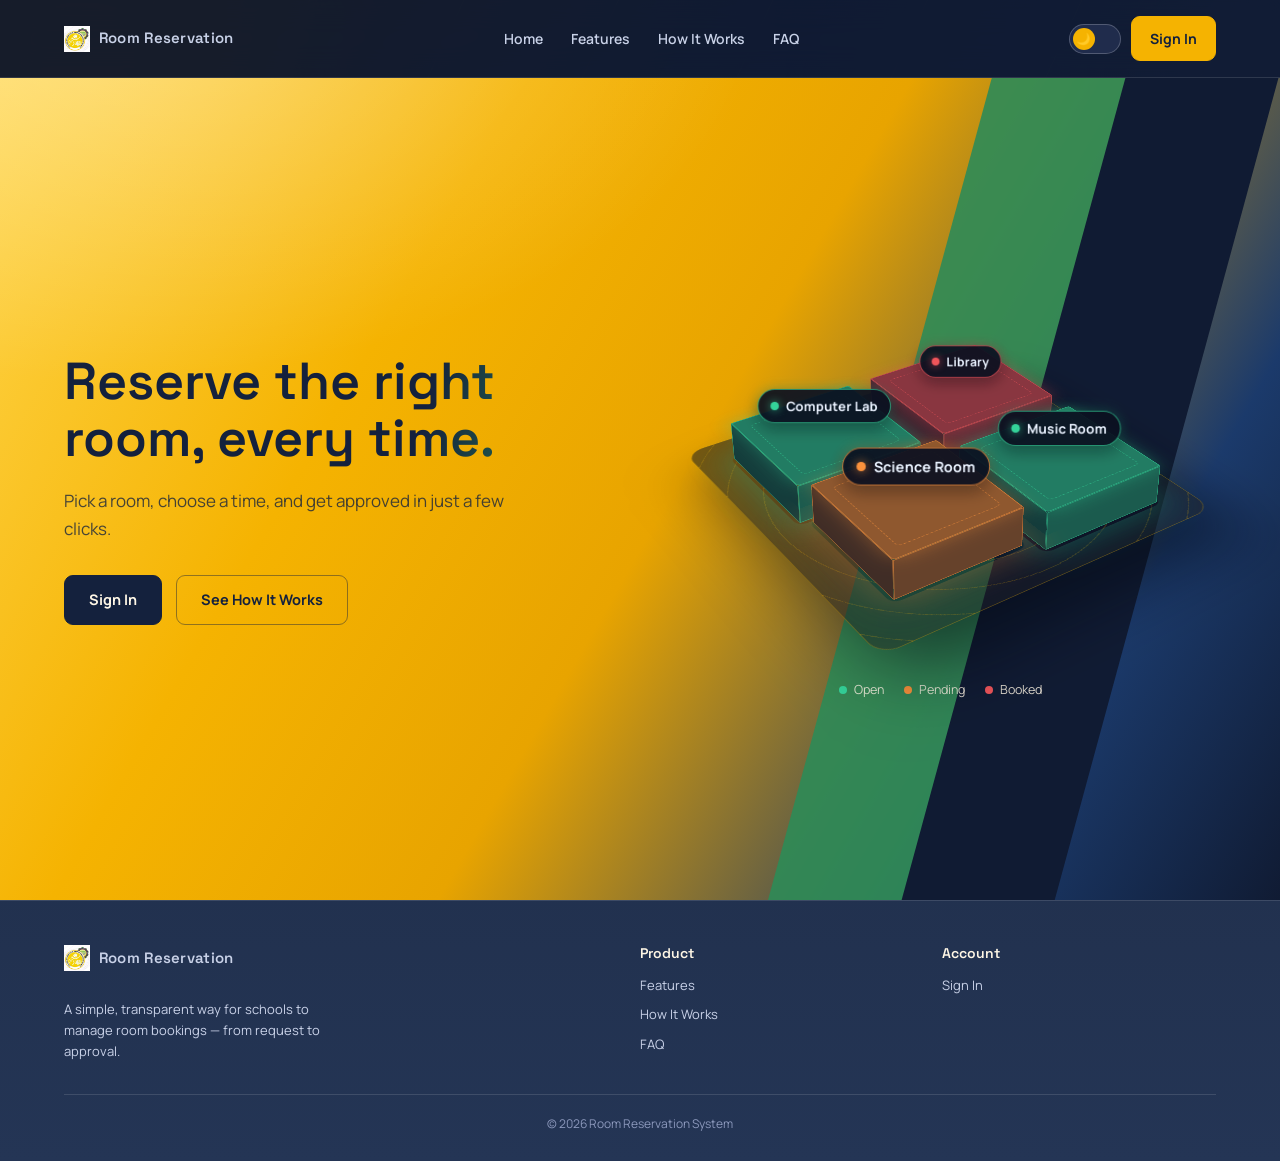
<file: index.html>
<!DOCTYPE html>
<html lang="en">
<head>
    <meta charset="utf-8">
    <meta name="viewport" content="width=device-width, initial-scale=1.0">
    <title>Room Reservation System — Book Campus Rooms with Confidence</title>
    <link rel="preconnect" href="https://fonts.googleapis.com">
    <link rel="preconnect" href="https://fonts.gstatic.com" crossorigin>
    <link rel="stylesheet" href="https://fonts.googleapis.com/css2?family=Space+Grotesk:wght@500;600;700&family=Manrope:wght@400;600;700&display=swap">
    <link rel="stylesheet" href="style.css">
    <script>if (localStorage.getItem("rr-theme") === "light") document.documentElement.setAttribute("data-theme", "light");</script>
</head>
<body class="landing">

    <div class="auth-bg" aria-hidden="true">
        <span class="orb orb-1"></span>
        <span class="orb orb-2"></span>
        <span class="orb orb-3"></span>
        <span class="orb orb-4"></span>
    </div>

    <!-- NAVBAR -->
    <nav class="navbar" id="navbar">
        <a class="auth-brand" href="index.html">
            <span class="auth-logo"><img src="assets/ccis-logo.png" alt="CCIS logo"></span>
            <span class="auth-wordmark">Room Reservation</span>
        </a>

        <div class="nav-links">
            <a href="javascript:void(0)" onclick="switchLandingPanel('home')">Home</a>
            <a href="javascript:void(0)" onclick="switchLandingPanel('features')">Features</a>
            <a href="javascript:void(0)" onclick="switchLandingPanel('how-it-works')">How It Works</a>
            <a href="javascript:void(0)" onclick="switchLandingPanel('faq')">FAQ</a>
        </div>

        <div class="nav-actions">
            <button class="theme-toggle" type="button" onclick="toggleTheme()" aria-label="Toggle light and dark mode">
                <span class="theme-toggle-thumb">🌙</span>
            </button>
            <a class="btn success" href="login.html">Sign In</a>
            <button class="nav-toggle" id="navToggle" type="button" aria-label="Toggle menu">☰</button>
        </div>
    </nav>

    <!-- HOME PANEL -->
    <div class="landing-panel active" id="lp-home">
        <section class="hero">
            <div>
                <h1>Reserve the right room, every time.</h1>
                <p class="hero-sub">
                    Pick a room, choose a time, and get approved in just a few clicks.
                </p>
                <div class="hero-ctas">
                    <a class="btn success" href="login.html">Sign In</a>
                    <a class="btn ghost" href="javascript:void(0)" onclick="switchLandingPanel('how-it-works')">See How It Works</a>
                </div>
            </div>

            <div class="hero-art" role="img" aria-label="Animated 3D preview of rooms switching between open, pending and booked">
                <div class="scene" id="roomScene" aria-hidden="true"></div>
                <ul class="scene-legend" aria-hidden="true">
                    <li><i class="open"></i>Open</li>
                    <li><i class="pending"></i>Pending</li>
                    <li><i class="booked"></i>Booked</li>
                </ul>
            </div>
        </section>
    </div>

    <!-- FEATURES PANEL -->
    <div class="landing-panel" id="lp-features">
        <section class="section">
            <div class="section-head">
                <span class="section-eyebrow">Why Teams Switch</span>
                <h2>Everything your campus needs</h2>
                <p>
                    Built specifically for how schools actually book rooms —
                    any time you need, real approvals, and no spreadsheets.
                </p>
            </div>

            <div class="feature-grid">
                <div class="feature-card">
                    <div class="feature-icon">🟢</div>
                    <h3>Real-Time Availability</h3>
                    <p>See exactly which time blocks are open, pending, or
                       booked for any room before you request one.</p>
                </div>
                <div class="feature-card">
                    <div class="feature-icon">⚡</div>
                    <h3>Book Any Time You Need</h3>
                    <p>Choose your own start and end time within the day —
                       no fixed blocks — and submit a request in seconds.</p>
                </div>
                <div class="feature-card">
                    <div class="feature-icon">✅</div>
                    <h3>Admin Approval Workflow</h3>
                    <p>Every request is reviewed by an admin, who can approve
                       or reject it with one click.</p>
                </div>
                <div class="feature-card">
                    <div class="feature-icon">🛡️</div>
                    <h3>Admin-Managed Accounts</h3>
                    <p>There's no open sign-up. Every account is created by the
                       school admin, so only real staff and students get in.</p>
                </div>
                <div class="feature-card">
                    <div class="feature-icon">🏫</div>
                    <h3>Role-Based Access</h3>
                    <p>Student leaders, teachers, staff, and admins each get
                       a view suited to what they actually need to do.</p>
                </div>
                <div class="feature-card">
                    <div class="feature-icon">📱</div>
                    <h3>Works On Any Device</h3>
                    <p>Book from a phone between classes or from a desktop in
                       the faculty office — same experience either way.</p>
                </div>
            </div>
        </section>
    </div>

    <!-- HOW IT WORKS PANEL -->
    <div class="landing-panel" id="lp-how-it-works">
        <section class="section">
            <div class="section-head">
                <span class="section-eyebrow">Simple By Design</span>
                <h2>Four steps to a booked room</h2>
                <p>
                    No training required — if you've used a calendar app before,
                    you already know how this works.
                </p>
            </div>

            <div class="steps">
                <div class="step-card">
                    <div class="step-number">1</div>
                    <h3>Get Your Login</h3>
                    <p>The school admin creates your account. Sign in with the
                       email and password they give you.</p>
                </div>
                <div class="step-card">
                    <div class="step-number">2</div>
                    <h3>Browse &amp; Pick a Date</h3>
                    <p>Check any room's schedule for the day you need it.</p>
                </div>
                <div class="step-card">
                    <div class="step-number">3</div>
                    <h3>Pick Your Time</h3>
                    <p>Enter any start and end time that works for you, and
                       tell us what it's for.</p>
                </div>
                <div class="step-card">
                    <div class="step-number">4</div>
                    <h3>Get Approved</h3>
                    <p>An admin reviews your request — you'll see the status
                       update to Approved or Rejected.</p>
                </div>
            </div>
        </section>
    </div>

    <!-- FAQ PANEL -->
    <div class="landing-panel" id="lp-faq">
        <section class="section">
            <div class="section-head">
                <span class="section-eyebrow">Good To Know</span>
                <h2>Frequently asked questions</h2>
            </div>

            <div class="feature-grid">
                <div class="feature-card">
                    <h3>Do I need to install anything?</h3>
                    <p>No — it runs entirely in your browser, on any device.</p>
                </div>
                <div class="feature-card">
                    <h3>Can two people book overlapping times?</h3>
                    <p>No. Once a time range is pending or approved, that
                       overlap is locked for everyone else until it's freed up.</p>
                </div>
                <div class="feature-card">
                    <h3>How do I get an account?</h3>
                    <p>Accounts are created by the school admin for teachers,
                       staff, and student leaders. Ask the admin office for
                       your login.</p>
                </div>
                <div class="feature-card">
                    <h3>Who can approve reservations?</h3>
                    <p>Only accounts with the Administrator role can approve,
                       reject, or manage rooms and users.</p>
                </div>
                <div class="feature-card">
                    <h3>Can I change my email or password?</h3>
                    <p>Yes — open the Profile tab in your dashboard to update
                       either one. Forgot your password? Use the link on the
                       login page to send a reset request to the admin.</p>
                </div>
            </div>
        </section>
    </div>

    <!-- FOOTER -->
    <footer class="landing-footer">
        <div class="footer-grid">
            <div class="footer-brand">
                <div class="auth-brand">
                    <span class="auth-logo"><img src="assets/ccis-logo.png" alt="CCIS logo"></span>
                    <span class="auth-wordmark">Room Reservation</span>
                </div>
                <p>
                    A simple, transparent way for schools to manage room
                    bookings — from request to approval.
                </p>
            </div>

            <div class="footer-col">
                <h4>Product</h4>
                <a href="javascript:void(0)" onclick="switchLandingPanel('features')">Features</a>
                <a href="javascript:void(0)" onclick="switchLandingPanel('how-it-works')">How It Works</a>
                <a href="javascript:void(0)" onclick="switchLandingPanel('faq')">FAQ</a>
            </div>

            <div class="footer-col">
                <h4>Account</h4>
                <a href="login.html">Sign In</a>
            </div>
        </div>

        <div class="footer-bottom">
            © 2026 Room Reservation System
        </div>
    </footer>

    <script src="auth.js"></script>
    <script src="home.js"></script>
    <script src="theme.js"></script>
</body>
</html>
</file>
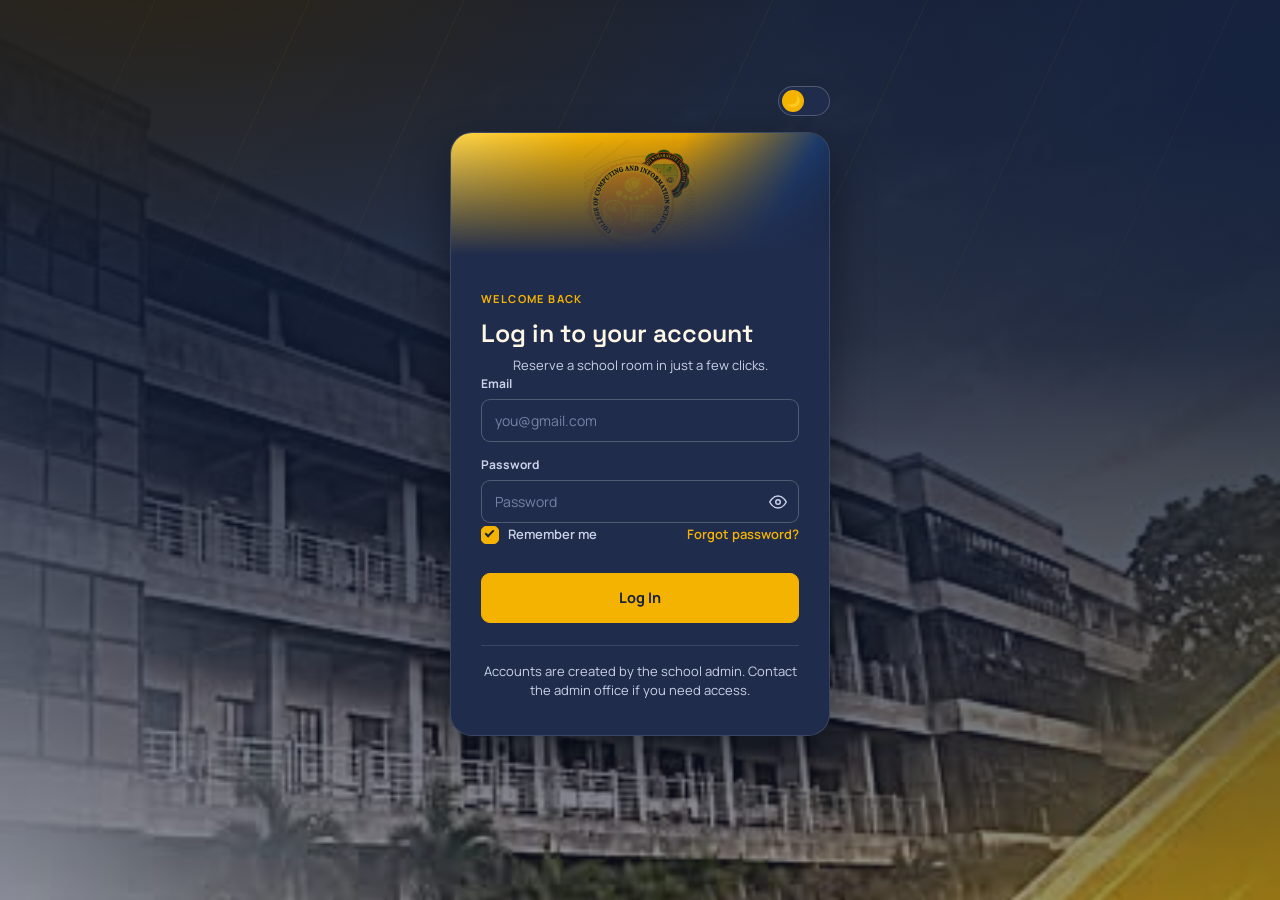
<file: dashboard.html>
<!DOCTYPE html>
<html lang="en">
<head>
    <meta charset="utf-8">
    <meta name="viewport" content="width=device-width, initial-scale=1.0">
    <title>Room Reservation System</title>
    <link rel="preconnect" href="https://fonts.googleapis.com">
    <link rel="preconnect" href="https://fonts.gstatic.com" crossorigin>
    <link rel="stylesheet" href="https://fonts.googleapis.com/css2?family=Space+Grotesk:wght@500;600;700&family=Manrope:wght@400;600;700&display=swap">
    <link rel="stylesheet" href="style.css">
    <script>if (localStorage.getItem("rr-theme") === "light") document.documentElement.setAttribute("data-theme", "light");</script>
</head>
<body>

    <div class="page-cover" aria-hidden="true"></div>
    <canvas class="bg-field" aria-hidden="true"></canvas>

    <div class="app-shell">

        <!-- SIDEBAR -->
        <aside class="sidebar" id="sidebar">
            <a class="sidebar-brand" href="index.html">
                <span class="header-logo"><img src="assets/ccis-logo.png" alt="CCIS logo"></span>
                <div>
                    <h1>Room Reservation</h1>
                    <small>School Management System</small>
                </div>
            </a>

            <nav class="dash-nav" id="dashNav">
                <button class="dash-nav-btn active" data-panel="overview" onclick="switchPanel('overview')">
                    <span class="nav-icon">🏠</span><span class="nav-label">Overview</span>
                </button>
                <button class="dash-nav-btn" data-panel="rooms" onclick="switchPanel('rooms')">
                    <span class="nav-icon">🏫</span><span class="nav-label">Rooms</span>
                </button>
                <button class="dash-nav-btn" data-panel="reserve" onclick="switchPanel('reserve')">
                    <span class="nav-icon">📝</span><span class="nav-label">Reserve</span>
                </button>
                <button class="dash-nav-btn" data-panel="reservations" onclick="switchPanel('reservations')">
                    <span class="nav-icon">📅</span><span class="nav-label" id="reservationsNavLabel">My Reservations</span>
                </button>
                <div class="nav-divider admin-only" style="display:none;"></div>
                <div class="nav-section-label admin-only" style="display:none;">Administration</div>
                <button class="dash-nav-btn admin-only" data-panel="manage-rooms" onclick="switchPanel('manage-rooms')" style="display:none;">
                    <span class="nav-icon">🏢</span><span class="nav-label">Manage Rooms</span>
                </button>
                <button class="dash-nav-btn admin-only" data-panel="manage-users" onclick="switchPanel('manage-users')" style="display:none;">
                    <span class="nav-icon">👥</span><span class="nav-label">Manage Users</span>
                </button>
            </nav>

            <div class="sidebar-footer">
                <div class="settings-menu" id="settingsMenu">
                    <div class="settings-popover" id="settingsPopover" role="menu">
                        <button class="settings-item" type="button" role="menuitem" onclick="openProfileModal()">
                            <span class="settings-item-icon">👤</span> Profile
                        </button>
                        <button class="theme-toggle settings-item-theme" type="button" role="menuitem" onclick="toggleTheme()" aria-label="Toggle light and dark mode">
                            <span class="theme-toggle-thumb">🌙</span>
                            <span class="theme-toggle-label">Appearance</span>
                        </button>
                        <button class="settings-item settings-item-danger" type="button" role="menuitem" onclick="logout()">
                            <span class="settings-item-icon">🚪</span> Logout
                        </button>
                    </div>
                    <button class="settings-trigger" type="button" onclick="toggleSettingsMenu(event)" aria-haspopup="true" aria-expanded="false" aria-label="Open settings menu">
                        <span id="userBar"></span>
                        <svg class="settings-gear" viewBox="0 0 24 24" width="16" height="16" fill="none" stroke="currentColor" stroke-width="2" stroke-linecap="round" stroke-linejoin="round"><circle cx="12" cy="12" r="3"/><path d="M19.4 15a1.65 1.65 0 0 0 .33 1.82l.06.06a2 2 0 1 1-2.83 2.83l-.06-.06a1.65 1.65 0 0 0-1.82-.33 1.65 1.65 0 0 0-1 1.51V21a2 2 0 0 1-4 0v-.09A1.65 1.65 0 0 0 9 19.4a1.65 1.65 0 0 0-1.82.33l-.06.06a2 2 0 1 1-2.83-2.83l.06-.06a1.65 1.65 0 0 0 .33-1.82 1.65 1.65 0 0 0-1.51-1H3a2 2 0 0 1 0-4h.09A1.65 1.65 0 0 0 4.6 9a1.65 1.65 0 0 0-.33-1.82l-.06-.06a2 2 0 1 1 2.83-2.83l.06.06a1.65 1.65 0 0 0 1.82.33H9a1.65 1.65 0 0 0 1-1.51V3a2 2 0 0 1 4 0v.09a1.65 1.65 0 0 0 1 1.51 1.65 1.65 0 0 0 1.82-.33l.06-.06a2 2 0 1 1 2.83 2.83l-.06.06a1.65 1.65 0 0 0-.33 1.82V9a1.65 1.65 0 0 0 1.51 1H21a2 2 0 0 1 0 4h-.09a1.65 1.65 0 0 0-1.51 1z"/></svg>
                    </button>
                </div>
            </div>
        </aside>

        <div class="sidebar-overlay" id="sidebarOverlay" onclick="closeSidebar()"></div>

        <!-- MAIN COLUMN -->
        <div class="main-col">

            <!-- MOBILE TOPBAR -->
            <div class="topbar">
                <button class="menu-btn" type="button" onclick="toggleSidebar()" aria-label="Open menu">
                    <span></span><span></span><span></span>
                </button>
                <a class="topbar-brand" href="index.html">
                    <span class="header-logo"><img src="assets/ccis-logo.png" alt="CCIS logo"></span> Room Reservation
                </a>
            </div>

            <div id="alertBox"></div>

            <!-- OVERVIEW -->
            <section class="panel active" id="panel-overview">
                <div class="bento">
                    <div class="box tile-stats stat-slate">
                        <div class="stat-icon">🏫</div>
                        <div class="stat-info">
                            <span class="stat-value" id="statRooms">0</span>
                            <span class="stat-label">Total Rooms</span>
                        </div>
                    </div>
                    <div class="box tile-stats stat-cyan">
                        <div class="stat-icon">🟢</div>
                        <div class="stat-info">
                            <span class="stat-value" id="statAvailableNow">0</span>
                            <span class="stat-label">Rooms Available Now</span>
                        </div>
                    </div>
                    <div class="box tile-stats stat-green">
                        <div class="stat-icon">📆</div>
                        <div class="stat-info">
                            <span class="stat-value" id="statAvailable">0</span>
                            <span class="stat-label">Open Slots Today</span>
                        </div>
                    </div>
                    <div class="box tile-stats stat-amber">
                        <div class="stat-icon">⏳</div>
                        <div class="stat-info">
                            <span class="stat-value" id="statPending">0</span>
                            <span class="stat-label">Pending Reservations</span>
                        </div>
                    </div>
                    <div class="box tile-stats stat-violet">
                        <div class="stat-icon">✅</div>
                        <div class="stat-info">
                            <span class="stat-value" id="statApproved">0</span>
                            <span class="stat-label">Approved Reservations</span>
                        </div>
                    </div>
                    <div class="box tile-stats stat-slate">
                        <div class="stat-icon">🚫</div>
                        <div class="stat-info">
                            <span class="stat-value" id="statCancelled">0</span>
                            <span class="stat-label">Cancelled Reservations</span>
                        </div>
                    </div>
                </div>

                <div class="box insight-box">
                    <h2>📊 Reservation Pulse</h2>
                    <p class="note">How the current queue is split between pending and approved bookings.</p>
                    <div class="insight-bar" id="insightBar">
                        <div class="insight-seg insight-seg-pending" id="insightPending"></div>
                        <div class="insight-seg insight-seg-approved" id="insightApproved"></div>
                    </div>
                    <div class="insight-legend">
                        <span><i class="dot dot-pending"></i>Pending</span>
                        <span><i class="dot dot-approved"></i>Approved</span>
                    </div>
                </div>

                <div class="box">
                    <h2>👋 Welcome</h2>
                    <p class="note" style="margin-bottom:0;">
                        Use the sidebar to browse rooms, make a reservation,
                        check your booking history, or update your profile.
                    </p>
                </div>
            </section>

        <!-- ROOMS -->
        <section class="panel" id="panel-rooms">
            <div class="box">
                <h2>🏫 Rooms</h2>
                <p class="note">
                    Select a date to see room availability. The timeline below
                    shows four reference blocks, but you can book any start
                    and end time within 8:00 AM – 5:00 PM when you reserve.
                </p>

                <label>Check Availability Date</label>
                <input id="availabilityDate" type="date">

                <div class="list-controls">
                    <select id="roomFilter">
                        <option value="all">All Rooms</option>
                        <option value="available">Available Only</option>
                    </select>
                    <select id="roomSort">
                        <option value="name">Sort: Name (A–Z)</option>
                        <option value="capacity-desc">Sort: Capacity (High–Low)</option>
                        <option value="capacity-asc">Sort: Capacity (Low–High)</option>
                    </select>
                </div>

                <div class="room-grid" id="roomGrid"></div>
                <div id="roomPagination"></div>
            </div>
        </section>

        <!-- RESERVE -->
        <section class="panel" id="panel-reserve">
            <div class="box">
                <h2>📝 Reserve a Room</h2>
                <form id="bookingForm">
                    <div id="reserveForWrap" style="display:none;">
                        <label>Reserve For</label>
                        <select id="reserveFor"></select>
                        <p class="note">
                            Pick the person this room is being reserved for.
                            The reservation is approved right away and shows
                            up in their Reservations tab.
                        </p>
                    </div>

                    <label>Room</label>
                    <select id="room" required></select>

                    <label>Date</label>
                    <input id="date" type="date" required>

                    <label>Time</label>
                    <div class="time-range-row">
                        <div>
                            <label class="time-sublabel">Start</label>
                            <input id="startTime" type="time" min="08:00" max="17:00" step="900" required>
                        </div>
                        <div>
                            <label class="time-sublabel">End</label>
                            <input id="endTime" type="time" min="08:00" max="17:00" step="900" required>
                        </div>
                    </div>
                    <p class="note">Rooms are open 8:00 AM – 5:00 PM. Pick any start and end time within that window.</p>
                    <div id="timeAvailabilityMsg"></div>

                    <label>Purpose</label>
                    <input id="purpose" type="text" placeholder="Example: Math Class" required>

                    <button class="btn success" type="submit">
                        📅 Request Reservation
                    </button>
                </form>
            </div>
        </section>

        <!-- MY / ALL RESERVATIONS -->
        <section class="panel" id="panel-reservations">
            <div class="box">
                <h2>📅 Reservations</h2>
                <p class="note">
                    Pending reservations already occupy the
                    selected time until they are cancelled or rejected.
                </p>

                <div class="list-controls">
                    <select id="statusFilter">
                        <option value="all">All Statuses</option>
                        <option value="pending">Pending</option>
                        <option value="approved">Approved</option>
                        <option value="rejected">Rejected</option>
                        <option value="cancelled">Cancelled</option>
                    </select>
                    <select id="sortOrder">
                        <option value="newest">Sort: Newest First</option>
                        <option value="oldest">Sort: Oldest First</option>
                    </select>
                </div>

                <div id="bookingList"></div>
                <div id="bookingPagination"></div>
            </div>
        </section>

        <!-- ADMIN: MANAGE ROOMS -->
        <section class="panel" id="panel-manage-rooms">
            <div class="box">
                <h2 id="roomFormTitle">🏢 Add Room</h2>
                <form id="roomForm">
                    <input id="roomName" type="text" placeholder="Room name" required>
                    <input id="capacity" type="number" placeholder="Capacity" required>
                    <input id="roomLocation" type="text" placeholder="Location (e.g. 2nd Floor, Main Building)">
                    <select id="projector">
                        <option value="true">Projector: Yes</option>
                        <option value="false">Projector: No</option>
                    </select>

                    <button class="btn success" id="roomSubmitBtn" type="submit">
                        Add Room
                    </button>
                    <button class="btn" id="cancelEditBtn" type="button" onclick="cancelRoomEdit()" style="display:none;">
                        Cancel Edit
                    </button>
                </form>
            </div>
        </section>

        <!-- ADMIN: MANAGE USERS -->
        <section class="panel" id="panel-manage-users">
            <div class="box" id="resetRequestsBox" style="display:none;">
                <h2>🔑 Password Reset Requests</h2>
                <div id="resetRequestList"></div>
                <div id="resetPagination"></div>
            </div>

            <div class="bento admin-stat-row">
                <div class="box tile-stats stat-cyan admin-stat-tile">
                    <div class="stat-icon">👥</div>
                    <div class="stat-info">
                        <span class="stat-value" id="statUsers">0</span>
                        <span class="stat-label">Total Accounts</span>
                    </div>
                </div>
                <div class="box tile-stats stat-rose admin-stat-tile">
                    <div class="stat-icon">🚫</div>
                    <div class="stat-info">
                        <span class="stat-value" id="statBlockedUsers">0</span>
                        <span class="stat-label">Blocked Accounts</span>
                    </div>
                </div>
            </div>

            <div class="box">
                <div class="panel-heading-row">
                    <h2>👥 User Accounts</h2>
                    <button class="btn success" type="button" onclick="openCreateUserModal()">
                        ➕ Create Account
                    </button>
                </div>

                <div class="role-tabs" id="userRoleTabs"></div>

                <div class="list-controls">
                    <select id="userStatusFilter" onchange="filterUsersByStatus()">
                        <option value="all">All statuses</option>
                        <option value="approved">Active</option>
                        <option value="blocked">Blocked</option>
                    </select>
                </div>

                <div id="userList"></div>
                <div id="userPagination"></div>
            </div>
        </section>

        </div><!-- /.main-col -->
    </div><!-- /.app-shell -->

    <!-- ROOM DETAILS MODAL -->
    <div class="modal-overlay" id="roomModal" onclick="if (event.target === this) closeRoomModal()">
        <div class="modal-card">
            <button class="modal-close" type="button" onclick="closeRoomModal()">✕</button>
            <div id="roomModalBody"></div>
        </div>
    </div>

    <!-- PROFILE MODAL -->
    <div class="modal-overlay" id="profileModal" onclick="if (event.target === this) closeProfileModal()">
        <div class="modal-card">
            <button class="modal-close" type="button" onclick="closeProfileModal()">✕</button>
            <div class="modal-alert"></div>

            <h2 id="profileHeading">👤 —</h2>

            <div class="profile-photo-row">
                <div class="profile-avatar-frame">
                    <span id="profileAvatarInitials">?</span>
                    <img id="profileAvatarImg" alt="Profile photo" style="display:none;">
                </div>
                <div>
                    <label class="btn photo-upload-label" for="profilePhotoInput">
                        📁 Upload New Photo
                    </label>
                    <input id="profilePhotoInput" type="file" accept="image/*" style="display:none;">
                    <p class="note" style="margin:8px 0 0;">
                        Your photo is shown next to your name.
                    </p>
                </div>
            </div>

            <div class="profile-info">
                <div class="profile-info-row">
                    <span class="profile-info-label">Current Email</span>
                    <span id="profileCurrentEmail">—</span>
                </div>
            </div>

            <form id="profileForm" autocomplete="off">
                <label>New Email</label>
                <input id="profileEmailInput" type="email" pattern="^[a-zA-Z0-9._%+-]+@gmail\.com$" title="Enter a valid @gmail.com email" placeholder="Leave blank to keep your current email">

                <label>New Password</label>
                <div class="password-field">
                    <input id="profileNewPassword" type="password" autocomplete="new-password" placeholder="Leave blank to keep your current password">
                    <button class="password-toggle" type="button" aria-label="Show password" onclick="togglePasswordVisibility(this, 'profileNewPassword')"><svg viewBox="0 0 24 24" width="18" height="18" fill="none" stroke="currentColor" stroke-width="2" stroke-linecap="round" stroke-linejoin="round"><path d="M1 12s4-8 11-8 11 8 11 8-4 8-11 8-11-8-11-8Z"/><circle cx="12" cy="12" r="3"/></svg></button>
                </div>

                <label>Confirm New Password</label>
                <div class="password-field">
                    <input id="profileConfirmPassword" type="password" autocomplete="new-password" placeholder="Re-enter new password">
                    <button class="password-toggle" type="button" aria-label="Show password" onclick="togglePasswordVisibility(this, 'profileConfirmPassword')"><svg viewBox="0 0 24 24" width="18" height="18" fill="none" stroke="currentColor" stroke-width="2" stroke-linecap="round" stroke-linejoin="round"><path d="M1 12s4-8 11-8 11 8 11 8-4 8-11 8-11-8-11-8Z"/><circle cx="12" cy="12" r="3"/></svg></button>
                </div>

                <label>Current Password</label>
                <div class="password-field">
                    <input id="profileCurrentPassword" type="password" autocomplete="current-password" placeholder="Needed to save email or password changes">
                    <button class="password-toggle" type="button" aria-label="Show password" onclick="togglePasswordVisibility(this, 'profileCurrentPassword')"><svg viewBox="0 0 24 24" width="18" height="18" fill="none" stroke="currentColor" stroke-width="2" stroke-linecap="round" stroke-linejoin="round"><path d="M1 12s4-8 11-8 11 8 11 8-4 8-11 8-11-8-11-8Z"/><circle cx="12" cy="12" r="3"/></svg></button>
                </div>

                <div class="form-actions">
                    <button class="btn success" type="submit">💾 Save Changes</button>
                    <button class="btn" type="button" onclick="closeProfileModal()">Cancel</button>
                </div>
            </form>
        </div>
    </div>

    <!-- FORCE PASSWORD CHANGE MODAL — no close button, backdrop click
         does nothing. The only way past it is to submit a new
         password (see submitForcePasswordChange in script.js). Shown
         whenever currentUser.mustChangePassword is true. -->
    <div class="modal-overlay" id="forcePasswordModal">
        <div class="modal-card">
            <div class="modal-alert"></div>

            <h2>🔑 Set Your Own Password</h2>
            <p class="note">
                Your account is still using a temporary password set
                by an admin. For security, please choose your own
                password before continuing.
            </p>

            <form id="forcePasswordForm" autocomplete="off" onsubmit="submitForcePasswordChange(event)">
                <label>New Password</label>
                <div class="password-field">
                    <input id="forcePwNew" type="password" autocomplete="new-password" placeholder="At least 6 characters" required>
                    <button class="password-toggle" type="button" aria-label="Show password" onclick="togglePasswordVisibility(this, 'forcePwNew')"><svg viewBox="0 0 24 24" width="18" height="18" fill="none" stroke="currentColor" stroke-width="2" stroke-linecap="round" stroke-linejoin="round"><path d="M1 12s4-8 11-8 11 8 11 8-4 8-11 8-11-8-11-8Z"/><circle cx="12" cy="12" r="3"/></svg></button>
                </div>

                <label>Confirm New Password</label>
                <div class="password-field">
                    <input id="forcePwConfirm" type="password" autocomplete="new-password" placeholder="Re-enter new password" required>
                    <button class="password-toggle" type="button" aria-label="Show password" onclick="togglePasswordVisibility(this, 'forcePwConfirm')"><svg viewBox="0 0 24 24" width="18" height="18" fill="none" stroke="currentColor" stroke-width="2" stroke-linecap="round" stroke-linejoin="round"><path d="M1 12s4-8 11-8 11 8 11 8-4 8-11 8-11-8-11-8Z"/><circle cx="12" cy="12" r="3"/></svg></button>
                </div>

                <div class="form-actions">
                    <button class="btn success" type="submit">💾 Save and Continue</button>
                </div>
            </form>
        </div>
    </div>

    <!-- CREATE USER MODAL -->
    <div class="modal-overlay" id="createUserModal" onclick="if (event.target === this) closeCreateUserModal()">
        <div class="modal-card">
            <button class="modal-close" type="button" onclick="closeCreateUserModal()">✕</button>
            <div class="modal-alert"></div>

            <h2>➕ Create User Account</h2>
            <p class="note">
                Only accounts created here can sign in. Give the user
                their email and temporary password — they can change
                both from their Profile tab.
            </p>

            <form id="createUserForm" autocomplete="off">
                <label>Full Name</label>
                <input id="newUserName" type="text" placeholder="e.g. Maria Santos" required>

                <label>Email</label>
                <input id="newUserEmail" type="email" placeholder="name@gmail.com" pattern="^[a-zA-Z0-9._%+-]+@gmail\.com$" title="Enter a valid @gmail.com email" required>

                <label>Temporary Password</label>
                <div class="password-field">
                    <input id="newUserPassword" type="password" autocomplete="new-password" placeholder="At least 6 characters" required>
                    <button class="password-toggle" type="button" aria-label="Show password" onclick="togglePasswordVisibility(this, 'newUserPassword')"><svg viewBox="0 0 24 24" width="18" height="18" fill="none" stroke="currentColor" stroke-width="2" stroke-linecap="round" stroke-linejoin="round"><path d="M1 12s4-8 11-8 11 8 11 8-4 8-11 8-11-8-11-8Z"/><circle cx="12" cy="12" r="3"/></svg></button>
                </div>

                <label>Role</label>
                <select id="newUserRole">
                    <option value="teacher">Teacher</option>
                    <option value="staff">School Staff</option>
                    <option value="student">Student Leader</option>
                </select>

                <div class="form-actions">
                    <button class="btn success" type="submit">➕ Create Account</button>
                    <button class="btn" type="button" onclick="closeCreateUserModal()">Cancel</button>
                </div>
            </form>
        </div>
    </div>

    <script src="auth.js"></script>
    <script>
        const currentUser = requireAuth();
    </script>
    <script src="script.js"></script>
    <script src="theme.js"></script>
    <script src="bg-field.js"></script>

    <!-- Mobile sidebar drawer + live stat-pulse bar. Purely additive UI
         sugar — it only reads what script.js already renders, so it
         can never break the underlying app logic. -->
    <script>
        function toggleSidebar(force) {
            let open = typeof force === "boolean"
                ? force
                : !document.getElementById("sidebar").classList.contains("open");
            document.getElementById("sidebar").classList.toggle("open", open);
            document.getElementById("sidebarOverlay").classList.toggle("open", open);
        }
        function closeSidebar() { toggleSidebar(false); }

        // Close the drawer whenever a nav item is tapped on mobile.
        document.getElementById("dashNav").addEventListener("click", function (e) {
            if (e.target.closest(".dash-nav-btn")) closeSidebar();
        });

        (function () {
            let pendingEl = document.getElementById("statPending");
            let approvedEl = document.getElementById("statApproved");
            let barPending = document.getElementById("insightPending");
            let barApproved = document.getElementById("insightApproved");

            function syncInsightBar() {
                if (!pendingEl || !approvedEl || !barPending || !barApproved) return;
                let pending = parseInt(pendingEl.textContent, 10) || 0;
                let approved = parseInt(approvedEl.textContent, 10) || 0;
                let total = pending + approved;

                if (total === 0) {
                    barPending.style.width = "50%";
                    barApproved.style.width = "50%";
                    barPending.style.opacity = "0.35";
                    barApproved.style.opacity = "0.35";
                    return;
                }

                barPending.style.opacity = "1";
                barApproved.style.opacity = "1";
                barPending.style.width = ((pending / total) * 100).toFixed(1) + "%";
                barApproved.style.width = ((approved / total) * 100).toFixed(1) + "%";
            }

            let observer = new MutationObserver(syncInsightBar);
            if (pendingEl) observer.observe(pendingEl, { childList: true, characterData: true, subtree: true });
            if (approvedEl) observer.observe(approvedEl, { childList: true, characterData: true, subtree: true });

            syncInsightBar();
            setTimeout(syncInsightBar, 300);
        })();
    </script>
</body>
</html>
</file>
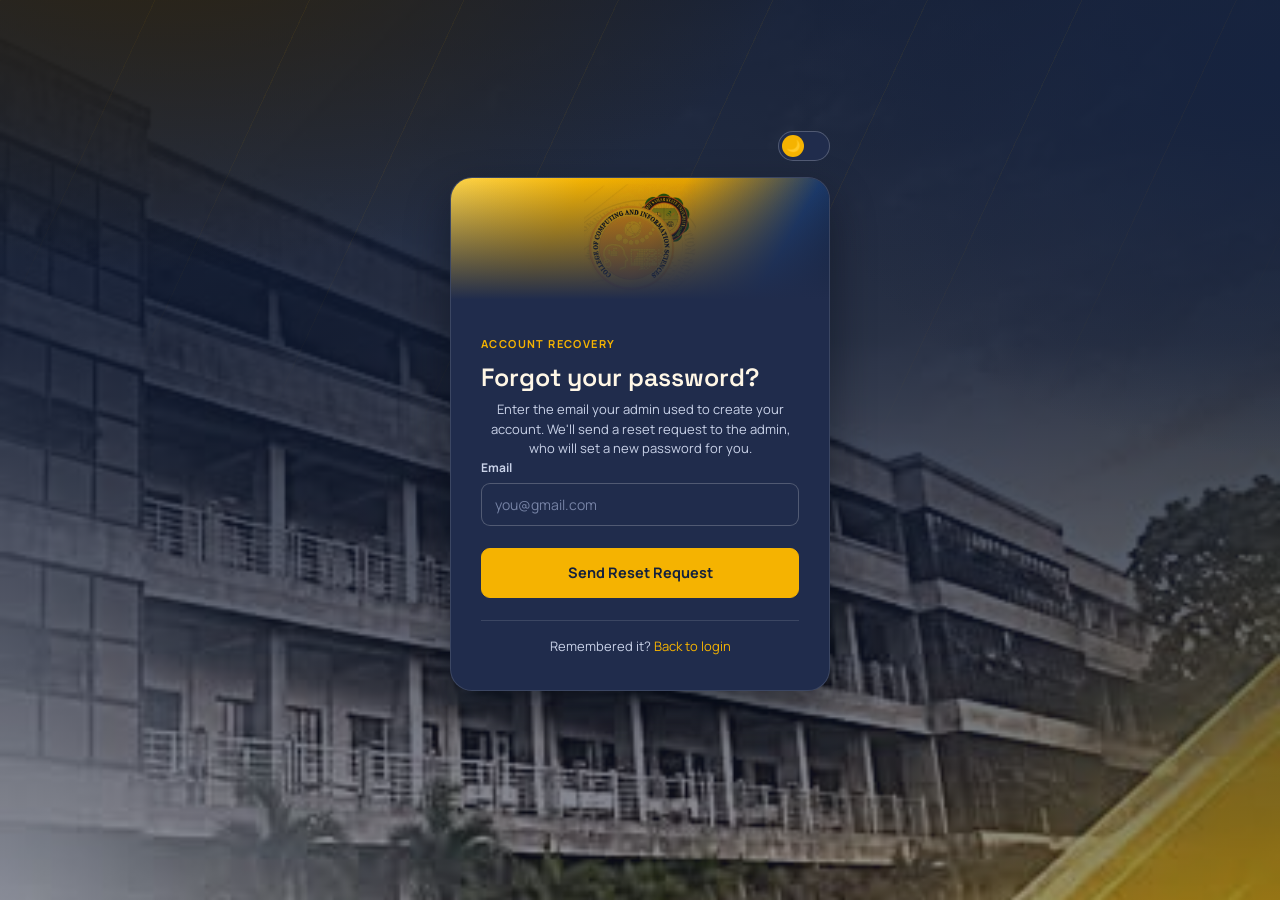
<file: forgot-password.html>
<!DOCTYPE html>
<html lang="en">
<head>
    <meta charset="utf-8">
    <meta name="viewport" content="width=device-width, initial-scale=1.0">
    <title>Forgot Password - Room Reservation</title>
    <link rel="preconnect" href="https://fonts.googleapis.com">
    <link rel="preconnect" href="https://fonts.gstatic.com" crossorigin>
    <link rel="stylesheet" href="https://fonts.googleapis.com/css2?family=Space+Grotesk:wght@500;600;700&family=Manrope:wght@400;600;700&display=swap">
    <link rel="stylesheet" href="style.css">
    <script>if (localStorage.getItem("rr-theme") === "light") document.documentElement.setAttribute("data-theme", "light");</script>
</head>
<body class="auth-page">

    <div class="page-cover" aria-hidden="true"></div>

    <div class="container small-container">
        <div class="auth-toolbar">
            <button class="theme-toggle" type="button" onclick="toggleTheme()" aria-label="Toggle light and dark mode">
                <span class="theme-toggle-thumb">🌙</span>
            </button>
        </div>

        <div id="alertBox"></div>

        <div class="box auth-card">
            <div class="auth-card-hero" role="img" aria-label="CCIS crest">
                <a class="auth-card-hero-link" href="index.html" aria-label="Room Reservation home"></a>
            </div>

            <div class="auth-card-body">
                <div class="auth-card-head tight">
                    <span class="auth-eyebrow">Account recovery</span>
                    <h2>Forgot your password?</h2>
                </div>

                <p class="auth-sub auth-sub-center">
                    Enter the email your admin used to create your account.
                    We'll send a reset request to the admin, who will set
                    a new password for you.
                </p>

                <div id="stepEmail">
                    <form id="emailForm">
                        <label>Email</label>
                        <input id="recoveryEmail" type="email" placeholder="you@gmail.com" pattern="^[a-zA-Z0-9._%+-]+@gmail\.com$" title="Enter a valid @gmail.com email" required>

                        <button class="btn success full-width" type="submit">Send Reset Request</button>
                    </form>
                </div>

                <div id="stepSent" style="display:none;">
                    <p class="auth-sub">
                        Your request has been sent to the admin. Once they reset
                        it, you'll be able to log in with your new password.
                        You can change it again anytime from your Profile tab.
                    </p>
                </div>

                <div class="auth-divider"></div>

                <p class="auth-footer">
                    Remembered it?
                    <a href="login.html">Back to login</a>
                </p>
            </div>
        </div>
    </div>

    <script src="auth.js"></script>
    <script src="theme.js"></script>
    <script>

        if (getSession()) {
            window.location.href = "dashboard.html";
        }

        document.getElementById("emailForm").addEventListener("submit", function (e) {

            e.preventDefault();

            let email = document.getElementById("recoveryEmail").value.trim();

            let result = requestPasswordReset(email);

            showAlert(result.message, result.success ? "success" : "error");

            if (result.success) {
                document.getElementById("stepEmail").style.display = "none";
                document.getElementById("stepSent").style.display = "block";
            }
        });

    </script>
</body>
</html>
</file>
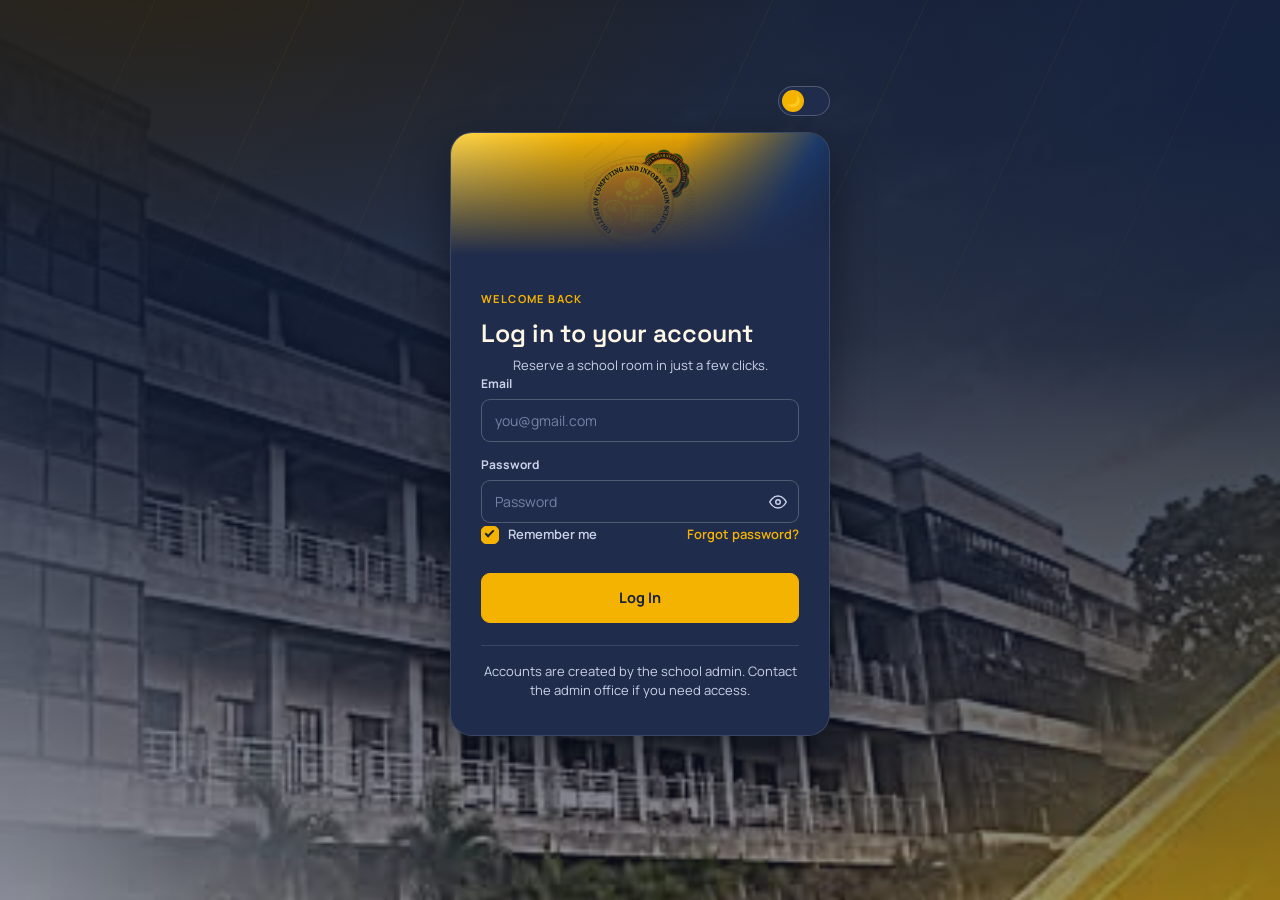
<file: login.html>
<!DOCTYPE html>
<html lang="en">
<head>
    <meta charset="utf-8">
    <meta name="viewport" content="width=device-width, initial-scale=1.0">
    <title>Login - Room Reservation</title>
    <link rel="preconnect" href="https://fonts.googleapis.com">
    <link rel="preconnect" href="https://fonts.gstatic.com" crossorigin>
    <link rel="stylesheet" href="https://fonts.googleapis.com/css2?family=Space+Grotesk:wght@500;600;700&family=Manrope:wght@400;600;700&display=swap">
    <link rel="stylesheet" href="style.css">
    <script>if (localStorage.getItem("rr-theme") === "light") document.documentElement.setAttribute("data-theme", "light");</script>
</head>
<body class="auth-page">

    <div class="page-cover" aria-hidden="true"></div>

    <div class="container small-container">
        <div class="auth-toolbar">
            <button class="theme-toggle" type="button" onclick="toggleTheme()" aria-label="Toggle light and dark mode">
                <span class="theme-toggle-thumb">🌙</span>
            </button>
        </div>

        <div id="alertBox"></div>

        <div class="box auth-card">
            <div class="auth-card-hero" role="img" aria-label="CCIS crest">
                <a class="auth-card-hero-link" href="index.html" aria-label="Room Reservation home"></a>
            </div>

            <div class="auth-card-body">
                <div class="auth-card-head tight">
                    <span class="auth-eyebrow">Welcome back</span>
                    <h2>Log in to your account</h2>
                </div>

                <p class="auth-sub auth-sub-center">
                    Reserve a school room in just a few clicks.
                </p>

                <form id="loginForm">
                    <label>Email</label>
                    <input id="email" type="email" placeholder="you@gmail.com" pattern="^[a-zA-Z0-9._%+-]+@gmail\.com$" title="Enter a valid @gmail.com email" required>

                    <label>Password</label>
                    <div class="password-field">
                        <input id="password" type="password" placeholder="Password" required>
                        <button class="password-toggle" type="button" aria-label="Show password" onclick="togglePasswordVisibility(this, 'password')"><svg viewBox="0 0 24 24" width="18" height="18" fill="none" stroke="currentColor" stroke-width="2" stroke-linecap="round" stroke-linejoin="round"><path d="M1 12s4-8 11-8 11 8 11 8-4 8-11 8-11-8-11-8Z"/><circle cx="12" cy="12" r="3"/></svg></button>
                    </div>

                    <div class="auth-row-between">
                        <label class="checkbox-field">
                            <input id="rememberMe" type="checkbox" checked>
                            <span class="checkbox-box"></span>
                            <span class="checkbox-label">Remember me</span>
                        </label>

                        <a class="auth-inline-link" href="forgot-password.html">Forgot password?</a>
                    </div>

                    <button class="btn success full-width" type="submit">Log In</button>
                </form>

                <div class="auth-divider"></div>

                <p class="auth-footer">
                    Accounts are created by the school admin.
                    Contact the admin office if you need access.
                </p>
            </div>
        </div>
    </div>

    <script src="auth.js"></script>
    <script src="theme.js"></script>
    <script>

        if (getSession()) {
            window.location.href = "dashboard.html";
        }

        // Pre-fill the form if "Remember me" was used last time,
        // so signing back in (including after logging out) is a
        // single click on "Log In".
        let remembered = getRememberedLogin();
        if (remembered) {
            document.getElementById("email").value = remembered.email;
            document.getElementById("password").value = remembered.password;
            document.getElementById("rememberMe").checked = true;
        }

        document.getElementById("loginForm").addEventListener("submit", function (e) {

            e.preventDefault();

            let email = document.getElementById("email").value.trim();
            let password = document.getElementById("password").value;
            let remember = document.getElementById("rememberMe").checked;

            let result = loginUser(email, password, remember);

            if (result.success) {
                window.location.href = "dashboard.html";
            } else {
                showAlert(result.message, "error");
            }
        });

    </script>
</body>
</html>
</file>
<file: style.css>
/* ============================================================
   Room Reservation — "CCIS Gold" theme
   Built around the College of Computing and Information Sciences
   brand: deep navy base, gold as the one vivid accent, with the
   seal's green and red as supporting status colors.
   ============================================================ */

:root {
    /* Page base */
    --bg-0: #101b33;
    --bg-1: #1b2c4e;

    /* Ambient background glow (muted, low-saturation — page atmosphere) */
    --field-cyan: #2e2410;
    --field-violet: #16233f;

    /* Vivid accent swatches (icons, small orbs, gradients) */
    --swatch-cyan: #f5b301;
    --swatch-teal: #37b36a;
    --swatch-violet: #4a6fa5;
    --swatch-magenta: #e4572e;
    --avatar-a: #f5b301;
    --avatar-b: #1b3a6b;

    /* Surfaces */
    --surface: rgba(255, 255, 255, 0.055);
    --surface-solid: #202c4c;
    --tint: rgba(255, 255, 255, 0.045);
    --tint-strong: rgba(255, 255, 255, 0.09);
    --line: rgba(255, 255, 255, 0.12);
    --line-strong: rgba(255, 255, 255, 0.22);
    --shadow: 0 1px 0 rgba(255, 255, 255, 0.04) inset, 0 20px 44px rgba(2, 6, 16, 0.45);

    /* Text */
    --ink: #fff7e6;
    --ink-dim: #c9d2e8;
    --ink-faint: #8c99bc;

    /* Accent (CCIS gold) */
    --accent: #f5b301;
    --accent-bright: #ffcb3d;
    --accent-soft: rgba(245, 179, 1, 0.18);
    --accent-line: rgba(245, 179, 1, 0.42);
    --accent-glow-rgb: 245, 179, 1;
    --on-accent: #14213d;

    /* Status: solid = dots/borders, ink = text, bg/border = chips */
    --ok: #34d399;
    --ok-ink: #6ee7b7;
    --ok-bg: rgba(52, 211, 153, 0.16);
    --ok-border: rgba(52, 211, 153, 0.4);

    --warn: #fb923c;
    --warn-ink: #fdba74;
    --warn-bg: rgba(251, 146, 60, 0.16);
    --warn-border: rgba(251, 146, 60, 0.4);

    --danger: #f0555a;
    --danger-ink: #ff8b8f;
    --danger-bg: rgba(240, 85, 90, 0.16);
    --danger-border: rgba(240, 85, 90, 0.4);

    --radius-lg: 22px;
    --radius-md: 14px;
    --radius-sm: 9px;

    --font-display: "Space Grotesk", -apple-system, BlinkMacSystemFont, sans-serif;
    --font-body: "Manrope", -apple-system, BlinkMacSystemFont, sans-serif;

    /* Chrome that differs meaningfully between themes */
    --nav-bg: rgba(16, 27, 51, 0.75);
    --grid-line: rgba(245, 179, 1, 0.05);
    --scheme: dark;

    /* Homepage hero (theme-reactive gradient) */
    --hero-bg: linear-gradient(120deg, #ffd54a 0%, #f5b301 30%, #e8a400 52%, #1b3a6b 82%, #101b33 100%);
    --hero-wedge-a: #2e8b57;
    --hero-wedge-b: #101b33;

    /* CCIS building photo, used behind login / forgot-password / dashboard */
    --page-cover-overlay: linear-gradient(180deg, rgba(16, 27, 51, 0.95) 0%, rgba(16, 27, 51, 0.88) 38%, rgba(16, 27, 51, 0.62) 72%, rgba(16, 27, 51, 0.4) 100%);
}

/* ---------- Light theme ---------- */
:root[data-theme="light"] {
    --bg-0: #fff9ec;
    --bg-1: #eaf0fb;

    --field-cyan: rgba(245, 179, 1, 0.2);
    --field-violet: rgba(27, 58, 107, 0.14);

    --swatch-cyan: #c98a00;
    --swatch-teal: #1e8e52;
    --swatch-violet: #1b3a6b;
    --swatch-magenta: #c0392b;
    --avatar-a: #f5b301;
    --avatar-b: #1b3a6b;

    --surface: rgba(255, 255, 255, 0.66);
    --surface-solid: #fffdf6;
    --tint: rgba(20, 33, 61, 0.05);
    --tint-strong: rgba(20, 33, 61, 0.09);
    --line: rgba(20, 33, 61, 0.12);
    --line-strong: rgba(20, 33, 61, 0.22);
    --shadow: 0 1px 0 rgba(255, 255, 255, 0.6) inset, 0 20px 44px rgba(30, 41, 59, 0.12);

    --ink: #14213d;
    --ink-dim: #46527a;
    --ink-faint: #6b7695;

    --accent: #e8a400;
    --accent-bright: #f5b301;
    --accent-soft: rgba(232, 164, 0, 0.14);
    --accent-line: rgba(232, 164, 0, 0.38);
    --accent-glow-rgb: 232, 164, 0;
    --on-accent: #14213d;

    --ok: #1e8e52;
    --ok-ink: #146b3d;
    --ok-bg: rgba(30, 142, 82, 0.12);
    --ok-border: rgba(30, 142, 82, 0.35);

    --warn: #c2660a;
    --warn-ink: #9a4f06;
    --warn-bg: rgba(194, 102, 10, 0.12);
    --warn-border: rgba(194, 102, 10, 0.35);

    --danger: #c0392b;
    --danger-ink: #9a2e22;
    --danger-bg: rgba(192, 57, 43, 0.12);
    --danger-border: rgba(192, 57, 43, 0.35);

    --nav-bg: rgba(255, 249, 236, 0.82);
    --grid-line: rgba(232, 164, 0, 0.08);
    --scheme: light;

    /* Homepage hero — softer, airier version of the same gold/navy story */
    --hero-bg: linear-gradient(120deg, #fff6e0 0%, #ffe066 28%, #f5b301 55%, #a9c0e6 82%, #eef3fb 100%);
    --hero-wedge-a: #4fae7a;
    --hero-wedge-b: #6b87b3;

    --page-cover-overlay: linear-gradient(180deg, rgba(255, 249, 236, 0.94) 0%, rgba(255, 249, 236, 0.85) 38%, rgba(234, 240, 251, 0.58) 72%, rgba(234, 240, 251, 0.34) 100%);
}

*,
*::before,
*::after {
    box-sizing: border-box;
}

h1, h2, h3, h4 {
    line-height: 1.2;
}

img {
    vertical-align: middle;
}

button {
    font-family: inherit;
}

body {
    margin: 0;
    min-height: 100vh;
    font-family: var(--font-body);
    color: var(--ink);
    background: linear-gradient(180deg, var(--bg-0), var(--bg-1));
    line-height: 1.5;
    position: relative;
    transition: background 0.25s ease, color 0.25s ease;
}

/* ---------- Theme toggle ---------- */

.theme-toggle {
    position: relative;
    display: inline-flex;
    align-items: center;
    width: 52px;
    height: 30px;
    padding: 3px;
    border-radius: 999px;
    border: 1px solid var(--line-strong);
    background: var(--surface-solid);
    cursor: pointer;
    flex-shrink: 0;
    transition: background 0.2s ease, border-color 0.2s ease;
}

.theme-toggle-thumb {
    display: flex;
    align-items: center;
    justify-content: center;
    width: 22px;
    height: 22px;
    border-radius: 50%;
    background: var(--accent);
    color: var(--on-accent);
    font-size: 12px;
    line-height: 1;
    transform: translateX(0);
    transition: transform 0.2s ease, background 0.2s ease;
}

:root[data-theme="light"] .theme-toggle-thumb {
    transform: translateX(20px);
}

/* Ambient glow, pinned to the viewport (not body's background-attachment:
   fixed, which only paints within the first viewport height on tall pages
   in some browsers/tools, and is unreliable on mobile Safari). */
body::after {
    content: "";
    position: fixed;
    inset: 0;
    z-index: -2;
    pointer-events: none;
    background:
        radial-gradient(1100px 600px at 12% -10%, var(--field-cyan) 0%, transparent 60%),
        radial-gradient(900px 700px at 100% 8%, var(--field-violet) 0%, transparent 55%);
}

/* Neural-network particle canvas — sits between the radial glow
   (z-index -2) and the scan-beams (z-index -1). */
.bg-field {
    position: fixed;
    inset: 0;
    z-index: -1;
    width: 100%;
    height: 100%;
    pointer-events: none;
}

/* Drifting scan-beams, pinned to the viewport — a slow diagonal
   sweep instead of a static grid. */
body::before {
    content: "";
    position: fixed;
    inset: 0;
    z-index: -1;
    pointer-events: none;
    background-image: repeating-linear-gradient(
        115deg,
        var(--grid-line) 0px,
        var(--grid-line) 1px,
        transparent 1px,
        transparent 140px
    );
    mask-image: radial-gradient(ellipse 80% 60% at 50% 0%, #000 40%, transparent 90%);
    -webkit-mask-image: radial-gradient(ellipse 80% 60% at 50% 0%, #000 40%, transparent 90%);
    animation: beamDrift 26s linear infinite;
}

@keyframes beamDrift {
    0% { background-position: 0 0; }
    100% { background-position: 560px 280px; }
}

@media (prefers-reduced-motion: reduce) {
    body::before { animation: none; }
}

body.landing {
    display: flex;
    flex-direction: column;
}

body.landing .landing-panel {
    flex: 1 0 auto;
}

body.landing .landing-footer {
    flex-shrink: 0;
    margin-top: auto;
}

:focus-visible {
    outline: 2px solid var(--accent);
    outline-offset: 2px;
}

/* ---------- Page shell ---------- */

.container {
    max-width: 1160px;
    margin: 0 auto;
    padding: 28px 20px 60px;
}

.small-container {
    max-width: 420px;
    width: 100%;
    padding-top: 0;
    position: relative;
    z-index: 1;
}

body.auth-page {
    display: flex;
    align-items: center;
    justify-content: center;
    padding: 32px 0;
}

/* ---------- CCIS building photo (login / forgot-password / dashboard) ---------- */

.page-cover {
    position: fixed;
    inset: 0;
    z-index: -3;
    pointer-events: none;
    background: var(--page-cover-overlay), url("assets/ccis-cover.jpg") center 30%/cover no-repeat;
    transition: background 0.25s ease;
}

/* ---------- Ambient glow background (landing + auth pages) ---------- */

.auth-bg {
    position: fixed;
    inset: 0;
    overflow: hidden;
    z-index: 0;
    pointer-events: none;
}

.orb {
    position: absolute;
    border-radius: 50%;
    filter: blur(70px);
    animation: orbDrift 16s ease-in-out infinite;
}

@keyframes orbDrift {
    0%, 100% { transform: translate(0, 0) scale(1); }
    50% { transform: translate(3%, -4%) scale(1.06); }
}

.orb-1 {
    width: 420px;
    height: 420px;
    top: -12%;
    left: -10%;
    background: var(--field-cyan);
    opacity: 0.9;
}

.orb-2 {
    width: 380px;
    height: 380px;
    bottom: -15%;
    right: -8%;
    background: var(--field-violet);
    opacity: 0.9;
    animation-delay: -8s;
}

.orb-3 {
    width: 240px;
    height: 240px;
    top: 35%;
    right: 12%;
    background: var(--swatch-magenta);
    opacity: 0.22;
    animation-delay: -4s;
}

.orb-4 {
    width: 200px;
    height: 200px;
    bottom: 12%;
    left: 18%;
    background: var(--swatch-teal);
    opacity: 0.2;
    animation-delay: -12s;
}

@media (max-width: 480px) {
    .orb-1, .orb-2 {
        width: 260px;
        height: 260px;
    }

    .orb-3, .orb-4 {
        width: 140px;
        height: 140px;
    }
}

/* ---------- Auth layout (login / forgot password) ---------- */

.box.auth-card {
    padding: 0;
    overflow: hidden;
    box-shadow: var(--shadow);
}

.auth-card-body {
    padding: 26px 30px 34px;
}

/* Hero band: the CCIS crest as the card's own header background —
   the brand gradient behind it, the logo watermarked into it (its
   white backing multiplied away, same trick used on .auth-logo img),
   and a fade at the bottom so it melts into the card body below
   instead of ending in a hard edge. */
.auth-card-hero {
    position: relative;
    height: 132px;
    background:
        linear-gradient(180deg, rgba(16, 27, 51, 0) 0%, var(--surface-solid) 92%),
        url("assets/ccis-logo.png") center 34%/112px auto no-repeat,
        var(--hero-bg);
    background-blend-mode: normal, multiply, normal;
}

.auth-card-hero-link {
    position: absolute;
    inset: 0;
}

.auth-brand {
    display: flex;
    align-items: center;
    justify-content: center;
    gap: 9px;
    margin-bottom: 28px;
    text-decoration: none;
}

.auth-logo {
    font-size: 20px;
    line-height: 1;
}

.auth-logo,
.header-logo {
    display: inline-flex;
    isolation: isolate;
}

.auth-logo img,
.header-logo img {
    height: 26px;
    width: auto;
    display: block;
    mix-blend-mode: multiply;
}

.sidebar-brand .header-logo img {
    height: 30px;
}

.auth-wordmark {
    font-family: var(--font-display);
    font-weight: 600;
    font-size: 15px;
    letter-spacing: 0.3px;
    color: var(--ink-dim);
}

.auth-card-head {
    margin-bottom: 24px;
}

.auth-card-head.tight {
    margin-bottom: 6px;
}

.auth-toolbar {
    display: flex;
    justify-content: flex-end;
    margin-bottom: 16px;
}

.auth-sub-center {
    text-align: center;
    margin-bottom: 22px;
}

.auth-eyebrow {
    display: block;
    font-size: 11px;
    font-weight: 700;
    text-transform: uppercase;
    letter-spacing: 1.4px;
    color: var(--accent);
    margin-bottom: 10px;
}

.auth-card .auth-card-head h2 {
    font-size: 25px;
    margin: 0 0 8px;
}

.auth-sub {
    margin: 0;
    font-size: 13.5px;
    color: var(--ink-dim);
    line-height: 1.5;
}

.auth-card .btn.full-width {
    width: 100%;
    margin-top: 22px;
    padding: 13px 18px;
    font-size: 14.5px;
}

.auth-divider {
    height: 1px;
    background: var(--line);
    margin: 22px 0 16px;
}

.auth-footer {
    text-align: center;
    font-size: 13px;
    color: var(--ink-dim);
    margin: 0;
}

.auth-footer a:hover {
    text-decoration: underline;
}

/* ---------- Lightweight mode for auth pages ----------
   The scan-beam sweep, the drifting blurred orbs, and the card's
   backdrop-filter blur were each running continuously (infinite
   CSS animations, plus a live backdrop-filter resample every frame
   the orbs moved underneath it). That's real repaint/compositing
   work on every frame regardless of whether the canvas particle
   effect is active, and it's what was still causing input delay
   after the canvas was fixed. Auth pages get a static background
   and a solid card instead — same look, none of the per-frame cost. */
body.auth-page::before {
    animation: none;
}

body.auth-page .orb {
    animation: none;
}

body.auth-page .box.auth-card {
    background: var(--surface-solid);
    backdrop-filter: none;
    -webkit-backdrop-filter: none;
}

@media (max-width: 480px) {
    .auth-card-body {
        padding: 22px 20px 26px;
    }

    .box.auth-card .auth-card-head h2 {
        font-size: 22px;
    }

    .auth-card-hero {
        height: 104px;
        background-size: auto, 88px auto, auto;
    }

    .auth-brand {
        margin-bottom: 20px;
    }
}

/* ---------- Dashboard header logo (used in sidebar + mobile topbar) ---------- */

.header-logo {
    font-size: 20px;
}

/* ============================================================
   Dashboard shell — fixed left sidebar + main content column
   ============================================================ */

.app-shell {
    display: flex;
    align-items: stretch;
    min-height: 100vh;
    max-width: 1440px;
    margin: 0 auto;
    position: relative;
}

.sidebar {
    flex-shrink: 0;
    width: 264px;
    display: flex;
    flex-direction: column;
    gap: 18px;
    padding: 22px 16px;
    position: sticky;
    top: 0;
    height: 100vh;
    background: linear-gradient(180deg, rgba(var(--accent-glow-rgb), 0.07), rgba(27, 58, 107, 0.05)), var(--surface);
    border-right: 1px solid var(--line);
    backdrop-filter: blur(8px);
    -webkit-backdrop-filter: blur(8px);
    z-index: 20;
}

.sidebar-brand {
    display: flex;
    align-items: center;
    gap: 10px;
    text-decoration: none;
    padding: 6px 8px 14px;
    border-bottom: 1px solid var(--line);
}

.sidebar-brand .header-logo {
    font-size: 22px;
}

.sidebar-brand h1 {
    font-family: var(--font-display);
    font-weight: 600;
    font-size: 17px;
    margin: 0;
    letter-spacing: 0.1px;
    color: var(--accent);
    line-height: 1.25;
}

.sidebar-brand small {
    color: var(--ink-dim);
    font-size: 11px;
}

.sidebar .dash-nav {
    flex: 1;
    display: flex;
    flex-direction: column;
    gap: 3px;
    overflow-x: visible;
    overflow-y: auto;
    padding: 2px;
    margin-bottom: 0;
    background: transparent;
    border: none;
    box-shadow: none;
    backdrop-filter: none;
    -webkit-backdrop-filter: none;
}

.sidebar .dash-nav-btn {
    position: relative;
    display: flex;
    align-items: center;
    gap: 12px;
    width: 100%;
    padding: 11px 14px;
    border-radius: var(--radius-md);
    text-align: left;
    font-size: 13.5px;
    transition: background 0.15s ease, color 0.15s ease, transform 0.15s ease;
}

.sidebar .dash-nav-btn:hover {
    transform: translateX(2px);
}

.sidebar .nav-icon {
    font-size: 16px;
    flex-shrink: 0;
    width: 20px;
    text-align: center;
}

.sidebar .nav-label {
    flex: 1;
    min-width: 0;
    overflow: hidden;
    text-overflow: ellipsis;
    white-space: nowrap;
}

.sidebar .dash-nav-btn.active {
    background: var(--accent);
    color: var(--on-accent);
    box-shadow: 0 8px 18px rgba(var(--accent-glow-rgb), 0.28);
}

.sidebar .dash-nav-btn.active::before {
    content: "";
    position: absolute;
    left: -16px;
    top: 50%;
    transform: translateY(-50%);
    width: 4px;
    height: 60%;
    border-radius: 0 4px 4px 0;
    background: var(--accent-bright);
}

.sidebar .dash-nav-btn .nav-badge {
    margin-left: auto;
    flex-shrink: 0;
}

.nav-divider {
    height: 1px;
    background: var(--line);
    margin: 10px 6px;
}

.nav-section-label {
    padding: 0 14px 4px;
    font-size: 10.5px;
    font-weight: 700;
    letter-spacing: 0.6px;
    text-transform: uppercase;
    color: var(--ink-faint);
}

.sidebar-footer {
    display: flex;
    flex-direction: column;
    gap: 10px;
    padding-top: 14px;
    border-top: 1px solid var(--line);
}

.theme-toggle-label {
    font-size: 12.5px;
    font-weight: 700;
    color: var(--ink-dim);
}

/* ---------- Settings popover (Profile / Appearance / Logout) ---------- */

.settings-menu {
    position: relative;
}

.settings-trigger {
    display: flex;
    align-items: center;
    justify-content: space-between;
    gap: 8px;
    width: 100%;
    padding: 8px;
    border: 1px solid transparent;
    border-radius: var(--radius-md);
    background: var(--tint);
    cursor: pointer;
    transition: background 0.15s ease, border-color 0.15s ease;
}

.settings-trigger:hover,
.settings-menu.open .settings-trigger {
    background: var(--tint-strong);
    border-color: var(--line);
}

.settings-gear {
    flex-shrink: 0;
    color: var(--ink-faint);
    transition: transform 0.2s ease, color 0.15s ease;
}

.settings-trigger:hover .settings-gear {
    color: var(--ink);
}

.settings-menu.open .settings-gear {
    transform: rotate(45deg);
    color: var(--accent);
}

.settings-popover {
    position: absolute;
    left: 0;
    right: 0;
    bottom: calc(100% + 8px);
    display: flex;
    flex-direction: column;
    gap: 3px;
    padding: 8px;
    background: var(--surface-solid);
    border: 1px solid var(--line);
    border-radius: var(--radius-md);
    box-shadow: var(--shadow);
    opacity: 0;
    visibility: hidden;
    transform: translateY(6px);
    transition: opacity 0.15s ease, transform 0.15s ease, visibility 0.15s;
    z-index: 30;
}

.settings-menu.open .settings-popover {
    opacity: 1;
    visibility: visible;
    transform: translateY(0);
}

.settings-item {
    display: flex;
    align-items: center;
    gap: 10px;
    width: 100%;
    padding: 9px 10px;
    border: none;
    border-radius: var(--radius-sm);
    background: transparent;
    text-align: left;
    font-size: 13px;
    font-weight: 600;
    color: var(--ink);
    cursor: pointer;
    transition: background 0.15s ease, color 0.15s ease;
}

.settings-item-icon {
    font-size: 14px;
    line-height: 1;
}

.settings-item:hover {
    background: var(--tint);
}

.settings-item-danger {
    color: var(--danger-ink);
}

.settings-item-danger:hover {
    background: var(--danger-bg);
}

.settings-popover .theme-toggle {
    width: 100%;
    justify-content: flex-start;
    gap: 10px;
    padding: 9px 10px;
    height: auto;
    border: none;
    background: transparent;
    border-radius: var(--radius-sm);
}

.settings-popover .theme-toggle:hover {
    background: var(--tint);
}

.main-col {
    flex: 1;
    min-width: 0;
    padding: 22px 28px 60px;
}

/* ---------- Mobile topbar + off-canvas drawer ---------- */

.topbar {
    display: none;
    align-items: center;
    gap: 12px;
    padding: 12px 14px;
    margin-bottom: 16px;
    background: var(--surface);
    border: 1px solid var(--line);
    border-radius: var(--radius-lg);
    box-shadow: var(--shadow);
    backdrop-filter: blur(8px);
    -webkit-backdrop-filter: blur(8px);
}

.menu-btn {
    display: flex;
    flex-direction: column;
    justify-content: center;
    gap: 4px;
    width: 36px;
    height: 36px;
    padding: 0;
    border: 1px solid var(--line-strong);
    border-radius: var(--radius-sm);
    background: var(--surface-solid);
    cursor: pointer;
    flex-shrink: 0;
}

.menu-btn span {
    display: block;
    width: 16px;
    height: 2px;
    margin: 0 auto;
    background: var(--ink);
    border-radius: 2px;
}

.topbar-brand {
    display: flex;
    align-items: center;
    gap: 8px;
    text-decoration: none;
    color: var(--accent);
    font-family: var(--font-display);
    font-weight: 600;
    font-size: 16px;
}

.sidebar-overlay {
    display: none;
    position: fixed;
    inset: 0;
    background: rgba(4, 8, 20, 0.55);
    backdrop-filter: blur(2px);
    z-index: 15;
    opacity: 0;
    transition: opacity 0.2s ease;
}

.sidebar-overlay.open {
    display: block;
    opacity: 1;
}

@media (max-width: 900px) {
    .app-shell {
        display: block;
    }

    .sidebar {
        position: fixed;
        left: 0;
        top: 0;
        height: 100vh;
        transform: translateX(-100%);
        transition: transform 0.25s cubic-bezier(.2,.8,.2,1);
        box-shadow: 0 0 44px rgba(2, 6, 16, 0.5);
    }

    .sidebar.open {
        transform: translateX(0);
    }

    .topbar {
        display: flex;
    }

    .main-col {
        padding: 16px 16px 48px;
    }
}

#userBar {
    display: flex;
    align-items: center;
    min-width: 0;
    flex: 1;
}

.userbar-identity {
    display: flex;
    align-items: center;
    gap: 10px;
    min-width: 0;
}

.userbar-identity .userbar-avatar {
    width: 32px;
    height: 32px;
    font-size: 12px;
    flex-shrink: 0;
}

.userbar-text {
    display: flex;
    flex-direction: column;
    min-width: 0;
    gap: 1px;
    text-align: left;
}

.userbar-name {
    font-size: 13px;
    font-weight: 700;
    color: var(--ink);
    white-space: nowrap;
    overflow: hidden;
    text-overflow: ellipsis;
}

.userbar-role {
    font-size: 11px;
    color: var(--ink-dim);
}

/* ---------- Surfaces (tiles / boxes) ---------- */

.box {
    background: var(--surface);
    border: 1px solid var(--line);
    border-radius: var(--radius-lg);
    padding: 24px;
    margin-bottom: 18px;
    box-shadow: var(--shadow);
    backdrop-filter: blur(16px);
    -webkit-backdrop-filter: blur(16px);
    transition: border-color 0.2s ease, box-shadow 0.2s ease;
}

.box h2 {
    font-family: var(--font-display);
    font-weight: 600;
    font-size: 19px;
    margin: 0 0 14px;
    color: var(--ink);
}

.note {
    color: var(--ink-dim);
    font-size: 13px;
    margin: 0 0 14px;
    line-height: 1.6;
}

.panel-heading-row {
    display: flex;
    align-items: center;
    justify-content: space-between;
    gap: 12px;
    flex-wrap: wrap;
    margin-bottom: 14px;
}

.panel-heading-row h2 {
    margin: 0;
}

/* ---------- Overview stat tiles (premium) ---------- */

.bento {
    display: grid;
    grid-template-columns: repeat(auto-fit, minmax(190px, 1fr));
    gap: 16px;
    align-items: stretch;
    margin-bottom: 18px;
}

.bento > .box {
    margin-bottom: 0;
}

.tile-stats {
    position: relative;
    padding: 20px 18px 18px;
    display: flex;
    align-items: center;
    gap: 14px;
    box-shadow: var(--shadow);
    cursor: default;
    transition: transform 0.2s cubic-bezier(.2,.8,.2,1), box-shadow 0.2s ease, border-color 0.2s ease;
}

.tile-stats::before {
    content: "";
    position: absolute;
    inset: 0 0 auto 0;
    height: 3px;
    border-radius: var(--radius-lg) var(--radius-lg) 0 0;
    background: linear-gradient(90deg, var(--tile-accent, var(--accent)), transparent 90%);
    opacity: 0.9;
}

.tile-stats:hover {
    transform: translateY(-4px);
    box-shadow: 0 1px 0 rgba(255,255,255,0.05) inset, 0 22px 40px rgba(2,6,16,0.28);
    border-color: var(--tile-accent, var(--accent-line));
}

.stat-icon {
    flex-shrink: 0;
    width: 44px;
    height: 44px;
    display: flex;
    align-items: center;
    justify-content: center;
    font-size: 19px;
    border-radius: var(--radius-md);
    background: var(--tile-accent-soft, var(--accent-soft));
    box-shadow: inset 0 0 0 1px var(--tile-accent-line, var(--accent-line));
}

.stat-info {
    display: flex;
    flex-direction: column;
    gap: 3px;
    min-width: 0;
    flex: 1;
}

/* One accent per stat card */
.tile-stats.stat-cyan   { --tile-accent: var(--swatch-cyan);    --tile-accent-soft: rgba(245, 179, 1, 0.14); --tile-accent-line: rgba(245, 179, 1, 0.4); background: rgba(245, 179, 1, 0.08); border-color: rgba(245, 179, 1, 0.3); }
.tile-stats.stat-green  { --tile-accent: var(--ok);             --tile-accent-soft: rgba(52, 211, 153, 0.14); --tile-accent-line: rgba(52, 211, 153, 0.4); background: rgba(52, 211, 153, 0.07); border-color: rgba(52, 211, 153, 0.28); }
.tile-stats.stat-amber  { --tile-accent: var(--warn);           --tile-accent-soft: rgba(251, 146, 60, 0.14); --tile-accent-line: rgba(251, 146, 60, 0.4); background: rgba(251, 146, 60, 0.07); border-color: rgba(251, 146, 60, 0.28); }
.tile-stats.stat-violet { --tile-accent: var(--swatch-violet);  --tile-accent-soft: rgba(27, 58, 107, 0.14); --tile-accent-line: rgba(27, 58, 107, 0.4); background: rgba(27, 58, 107, 0.07); border-color: rgba(27, 58, 107, 0.28); }
.tile-stats.stat-rose   { --tile-accent: var(--danger);         --tile-accent-soft: rgba(240, 85, 90, 0.14); --tile-accent-line: rgba(240, 85, 90, 0.4); background: rgba(240, 85, 90, 0.07); border-color: rgba(240, 85, 90, 0.28); }
.tile-stats.stat-slate  { --tile-accent: var(--ink-faint);      --tile-accent-soft: var(--tint-strong);       --tile-accent-line: var(--line-strong);      background: var(--tint); border-color: var(--line-strong); }

.stat-value {
    display: block;
    font-family: var(--font-display);
    font-size: clamp(20px, 2.4vw, 27px);
    font-weight: 700;
    line-height: 1.15;
    letter-spacing: -0.3px;
    word-break: break-word;
    overflow-wrap: anywhere;
}

.stat-label {
    display: block;
    font-size: 12px;
    font-weight: 600;
    color: var(--ink-dim);
    white-space: normal;
    overflow-wrap: break-word;
    line-height: 1.35;
}

.admin-stat-row {
    margin-bottom: 18px;
}

/* ---------- Reservation pulse (insight bar) ---------- */

.insight-box h2 {
    margin-bottom: 4px;
}

.insight-bar {
    display: flex;
    width: 100%;
    height: 14px;
    border-radius: 999px;
    overflow: hidden;
    background: var(--tint-strong);
    border: 1px solid var(--line);
    margin: 4px 0 12px;
}

.insight-seg {
    height: 100%;
    transition: width 0.5s cubic-bezier(.2,.8,.2,1), opacity 0.3s ease;
    min-width: 2px;
}

.insight-seg-pending {
    background: linear-gradient(90deg, var(--warn), var(--warn-ink));
    width: 50%;
}

.insight-seg-approved {
    background: linear-gradient(90deg, var(--ok), var(--ok-ink));
    width: 50%;
}

.insight-legend {
    display: flex;
    gap: 18px;
    font-size: 12px;
    color: var(--ink-dim);
    font-weight: 600;
}

.insight-legend span {
    display: inline-flex;
    align-items: center;
    gap: 6px;
}

.dot {
    width: 9px;
    height: 9px;
    border-radius: 50%;
    display: inline-block;
}

.dot-pending { background: var(--warn); }
.dot-approved { background: var(--ok); }

/* ---------- Mobile refinements ---------- */

@media (max-width: 640px) {

    .main-col {
        padding: 12px 12px 40px;
    }

    .box {
        padding: 16px;
        border-radius: var(--radius-md);
    }

    .bento {
        gap: 12px;
    }

    .tile-stats {
        padding: 14px 16px;
        gap: 12px;
    }

    .stat-icon {
        width: 38px;
        height: 38px;
        font-size: 17px;
    }

    .stat-value {
        font-size: 22px;
    }

    .room-grid {
        grid-template-columns: 1fr;
    }

    .booking {
        flex-direction: column;
        align-items: stretch;
    }

    .booking > div:last-child {
        display: flex;
        gap: 8px;
    }

    .booking > div:last-child .btn {
        flex: 1;
        margin-top: 0;
    }

    input,
    select,
    .btn {
        font-size: 16px; /* prevents iOS auto-zoom on focus */
    }

    .pagination {
        gap: 8px;
    }

    .pagination .btn {
        font-size: 13px;
        padding: 8px 10px;
    }

    .user-row {
        flex-direction: column;
        align-items: stretch;
        text-align: left;
    }

    .user-row-actions {
        flex-wrap: wrap;
        margin-top: 8px;
    }

    .user-row .btn {
        width: 100%;
        margin-top: 8px;
    }

    .modal-card {
        padding: 20px;
        max-height: 90vh;
    }

    .modal-overlay {
        padding: 12px;
    }

    .list-controls {
        flex-direction: column;
    }

    .list-controls select {
        width: 100%;
    }
}

/* ---------- Forms ---------- */

label {
    display: block;
    font-size: 12px;
    font-weight: 700;
    color: var(--ink-dim);
    margin: 14px 0 6px;
}

label:first-of-type {
    margin-top: 0;
}

input,
select {
    width: 100%;
    padding: 11px 13px;
    background: var(--surface-solid);
    border: 1px solid var(--line-strong);
    border-radius: var(--radius-sm);
    color: var(--ink);
    font-family: var(--font-body);
    font-size: 14px;
    outline: none;
    transition: border-color 0.15s ease, box-shadow 0.15s ease;
}

input::placeholder {
    color: var(--ink-faint);
    opacity: 0.8;
}

input:focus,
select:focus {
    border-color: var(--accent);
    box-shadow: 0 0 0 3px rgba(var(--accent-glow-rgb), 0.22);
}

/* Native browser controls need an explicit dark color-scheme, or
   date pickers / dropdown lists render with light-on-light text. */
select option {
    background: var(--surface-solid);
    color: var(--ink);
}

input[type="date"],
input[type="time"] {
    color-scheme: dark;
}

/* Show/hide toggle inside password fields */

.password-field {
    position: relative;
}

.password-field input {
    padding-right: 42px;
}

.password-toggle {
    position: absolute;
    top: 50%;
    right: 6px;
    transform: translateY(-50%);
    background: none;
    border: none;
    font-size: 16px;
    line-height: 1;
    padding: 6px;
    cursor: pointer;
    color: var(--ink-dim);
    display: flex;
    align-items: center;
    justify-content: center;
}

.password-toggle svg {
    display: block;
}

.password-toggle:hover {
    color: var(--accent);
}

/* ---------- Custom checkbox (e.g. "Remember me") ---------- */

.checkbox-field {
    display: inline-flex;
    align-items: center;
    gap: 9px;
    margin: 2px 0 6px;
    cursor: pointer;
    -webkit-user-select: none;
    user-select: none;
    font-size: 13px;
    font-weight: 600;
    color: var(--ink-dim);
}

.auth-row-between {
    display: flex;
    align-items: center;
    justify-content: space-between;
    gap: 12px;
    margin: 2px 0 6px;
}

.auth-row-between .checkbox-field {
    margin: 0;
}

.auth-inline-link {
    font-size: 13px;
    font-weight: 600;
    color: var(--accent);
    white-space: nowrap;
}

.auth-inline-link:hover {
    text-decoration: underline;
}

.checkbox-field input {
    position: absolute;
    opacity: 0;
    width: 0;
    height: 0;
}

.checkbox-box {
    position: relative;
    width: 18px;
    height: 18px;
    flex-shrink: 0;
    border-radius: 5px;
    border: 1.5px solid var(--line-strong);
    background: var(--surface-solid);
    transition: background 0.15s ease, border-color 0.15s ease;
}

.checkbox-box::after {
    content: "";
    position: absolute;
    left: 5px;
    top: 1px;
    width: 5px;
    height: 9px;
    border: solid var(--on-accent);
    border-width: 0 2px 2px 0;
    transform: rotate(45deg);
    opacity: 0;
    transition: opacity 0.1s ease;
}

.checkbox-field input:checked + .checkbox-box {
    background: var(--accent);
    border-color: var(--accent);
}

.checkbox-field input:checked + .checkbox-box::after {
    opacity: 1;
}

.checkbox-field input:focus-visible + .checkbox-box {
    box-shadow: 0 0 0 3px var(--accent-soft);
}

.checkbox-field:hover .checkbox-box {
    border-color: var(--accent);
}

/* ---------- Buttons ---------- */

.btn {
    display: inline-flex;
    align-items: center;
    justify-content: center;
    gap: 6px;
    padding: 11px 18px;
    margin-top: 16px;
    border: 1px solid var(--line-strong);
    border-radius: var(--radius-sm);
    background: var(--surface-solid);
    color: var(--ink);
    font-family: var(--font-body);
    font-weight: 700;
    font-size: 14px;
    line-height: 1.5;
    text-align: center;
    text-decoration: none;
    cursor: pointer;
    transition: transform 0.12s ease, background 0.15s ease, border-color 0.15s ease;
}

.btn:hover {
    background: var(--accent-soft);
    border-color: var(--accent-line);
}

.btn:active {
    transform: scale(0.98);
}

.btn.success {
    background: var(--accent);
    border-color: var(--accent);
    color: var(--on-accent);
}

.btn.success:hover {
    background: var(--accent-bright);
    border-color: var(--accent-bright);
    box-shadow: 0 0 20px rgba(var(--accent-glow-rgb), 0.45);
}

.btn.danger {
    background: var(--danger-bg);
    border-color: var(--danger-border);
    color: var(--danger-ink);
}

.btn.danger:hover {
    background: color-mix(in srgb, var(--danger) 22%, transparent);
    border-color: color-mix(in srgb, var(--danger) 55%, transparent);
}

.btn.ghost {
    background: transparent;
}

.btn.ghost:hover {
    background: var(--surface-solid);
}

/* ---------- Alerts ---------- */

.alert {
    padding: 13px 16px;
    border-radius: var(--radius-md);
    margin-bottom: 16px;
    font-size: 13px;
    border: 1px solid;
}

.alert.success {
    background: var(--ok-bg);
    border-color: var(--ok-border);
    color: var(--ok-ink);
}

.alert.error {
    background: var(--danger-bg);
    border-color: var(--danger-border);
    color: var(--danger-ink);
}

/* ---------- List filter / sort controls ---------- */

.list-controls {
    display: flex;
    gap: 10px;
    margin-bottom: 14px;
    flex-wrap: wrap;
}

.list-controls select {
    width: auto;
    flex: 1;
    min-width: 160px;
    padding: 9px 12px;
    font-size: 13px;
}

/* ---------- Room grid ---------- */

.room-grid {
    display: grid;
    grid-template-columns: repeat(auto-fill, minmax(230px, 1fr));
    gap: 12px;
}

.room-card {
    background: var(--tint);
    border: 1px solid var(--line);
    border-radius: var(--radius-md);
    padding: 16px;
    transition: border-color 0.15s ease, background 0.15s ease, box-shadow 0.15s ease;
}

.room-card:hover {
    border-color: var(--accent-line);
    background: var(--surface-solid);
    box-shadow: 0 6px 18px rgba(2, 6, 16, 0.35), 0 0 0 1px rgba(var(--accent-glow-rgb), 0.08);
}

.room-card h3 {
    font-family: var(--font-display);
    font-weight: 600;
    font-size: 17px;
    color: var(--ink);
    margin: 0 0 8px;
}

.room-card p {
    color: var(--ink-dim);
    font-size: 13px;
    margin: 4px 0;
}

.room-summary {
    display: inline-flex;
    align-items: center;
    padding: 7px 11px;
    margin: 10px 0;
    border-radius: var(--radius-sm);
    font-size: 12px;
    font-weight: 700;
    border: 1px solid;
}

.room-summary.available {
    background: var(--ok-bg);
    color: var(--ok-ink);
    border-color: var(--ok-border);
}

.room-summary.full {
    background: var(--danger-bg);
    color: var(--danger-ink);
    border-color: var(--danger-border);
}

/* ---------- Timeline (room details modal) ---------- */

.timeline {
    margin-top: 10px;
    font-size: 12px;
}

.timeline b {
    display: block;
    margin-bottom: 6px;
    color: var(--ink-dim);
    font-weight: 700;
}

.timeline-item {
    display: flex;
    justify-content: space-between;
    align-items: center;
    gap: 8px;
    padding: 9px 11px;
    margin-top: 6px;
    border-radius: var(--radius-sm);
    border: 1px solid;
}

.timeline-item span:last-child {
    text-align: right;
}

.timeline-item.available {
    background: var(--ok-bg);
    color: var(--ok-ink);
    border-color: var(--ok-border);
}

.timeline-item.pending {
    background: var(--warn-bg);
    color: var(--warn-ink);
    border-color: var(--warn-border);
}

.timeline-item.approved {
    background: var(--danger-bg);
    color: var(--danger-ink);
    border-color: var(--danger-border);
}

.time-range-row {
    display: grid;
    grid-template-columns: 1fr 1fr;
    gap: 10px;
    margin-bottom: 6px;
}

.time-sublabel {
    font-size: 11px;
    opacity: 0.8;
    margin-bottom: 4px;
    display: block;
}

.time-availability-msg {
    padding: 10px 12px;
    border-radius: var(--radius-sm);
    border: 1px solid var(--line);
    font-size: 12px;
    margin-bottom: 12px;
    background: var(--tint);
}

.time-availability-msg.ok {
    background: var(--ok-bg);
    color: var(--ok-ink);
    border-color: var(--ok-border);
}

.time-availability-msg.conflict {
    background: var(--danger-bg);
    color: var(--danger-ink);
    border-color: var(--danger-border);
}

.time-suggestions {
    display: flex;
    flex-wrap: wrap;
    align-items: center;
    gap: 6px;
    margin-top: 8px;
}

.time-suggestions span {
    font-size: 12px;
    opacity: 0.85;
}

.time-suggestion-chip {
    font: inherit;
    font-size: 12px;
    font-weight: 600;
    cursor: pointer;
    padding: 5px 10px;
    border-radius: 999px;
    border: 1px solid var(--ok-border);
    background: var(--ok-bg);
    color: var(--ok-ink);
    transition: transform 0.1s ease, border-color 0.15s ease;
}

.time-suggestion-chip:hover {
    transform: translateY(-1px);
    border-color: var(--ok);
}

/* ---------- Reservations list ---------- */

.booking {
    background: var(--tint);
    border: 1px solid var(--line);
    border-left: 3px solid var(--accent);
    border-radius: var(--radius-md);
    padding: 16px;
    margin-bottom: 10px;
    display: flex;
    justify-content: space-between;
    align-items: center;
    gap: 14px;
    flex-wrap: wrap;
}

.booking h3 {
    font-family: var(--font-display);
    font-size: 15px;
    font-weight: 600;
    color: var(--ink);
    margin: 0 0 6px;
}

.booking p {
    font-size: 12px;
    color: var(--ink-dim);
    margin: 3px 0;
}

.status {
    display: inline-block;
    padding: 4px 9px;
    border-radius: 999px;
    font-size: 11px;
    font-weight: 700;
    border: 1px solid;
}

.status.pending {
    background: var(--warn-bg);
    color: var(--warn-ink);
    border-color: var(--warn-border);
}

.status.approved {
    background: var(--ok-bg);
    color: var(--ok-ink);
    border-color: var(--ok-border);
}

.status.cancelled {
    background: var(--tint-strong);
    color: var(--ink-faint);
    border-color: var(--line);
}

.status.rejected {
    background: var(--danger-bg);
    color: var(--danger-ink);
    border-color: var(--danger-border);
}

.status.blocked {
    background: var(--tint-strong);
    color: var(--ink-dim);
    border-color: var(--line-strong);
}

.status.priority {
    background: var(--accent-soft);
    color: var(--accent);
    border-color: var(--accent-line);
    margin-left: 6px;
}

/* ---------- Manage users ---------- */

.user-row {
    display: flex;
    justify-content: space-between;
    align-items: center;
    gap: 12px;
    padding: 12px 14px;
    margin-bottom: 8px;
    background: var(--tint);
    border: 1px solid var(--line);
    border-radius: var(--radius-sm);
}

.user-row-info {
    flex: 1;
    min-width: 0;
}

.user-row-photo {
    flex-shrink: 0;
}

.user-row-avatar {
    width: 36px;
    height: 36px;
    border-radius: 50%;
    object-fit: cover;
    display: flex;
    align-items: center;
    justify-content: center;
    background: linear-gradient(135deg, var(--avatar-a), var(--avatar-b));
    color: var(--ink);
    font-size: 12px;
    font-weight: 700;
}

.user-row strong {
    font-size: 13px;
    color: var(--ink);
}

.user-row p {
    font-size: 12px;
    color: var(--ink-dim);
    margin: 3px 0 0;
}

.role-select {
    display: inline-block;
    width: auto;
    padding: 2px 8px;
    font-size: 12px;
    margin: 0;
    border-radius: 6px;
}

.user-row .btn {
    margin-top: 0;
    padding: 7px 12px;
    font-size: 12px;
}

.user-row-actions {
    display: flex;
    align-items: center;
    flex-wrap: wrap;
    gap: 8px;
    flex-shrink: 0;
}

.role-tabs {
    display: flex;
    gap: 8px;
    overflow-x: auto;
    padding: 5px;
    margin-bottom: 14px;
    background: var(--tint);
    border: 1px solid var(--line);
    border-radius: var(--radius-md);
    scrollbar-width: none;
}

.role-tabs::-webkit-scrollbar {
    display: none;
}

.role-tab {
    flex-shrink: 0;
    display: inline-flex;
    align-items: center;
    gap: 8px;
    padding: 9px 14px;
    border: none;
    border-radius: var(--radius-sm);
    background: transparent;
    color: var(--ink-dim);
    font-family: var(--font-body);
    font-weight: 700;
    font-size: 13px;
    cursor: pointer;
    white-space: nowrap;
    transition: background 0.15s ease, color 0.15s ease;
}

.role-tab:hover {
    background: var(--tint-strong);
    color: var(--ink);
}

.role-tab.active {
    background: var(--accent);
    color: var(--on-accent);
}

.role-tab-count {
    min-width: 20px;
    padding: 1px 7px;
    border-radius: 999px;
    background: var(--tint-strong);
    font-size: 11px;
    line-height: 1.5;
    text-align: center;
}

.role-tab.active .role-tab-count {
    background: rgba(255, 255, 255, 0.24);
}

/* ---------- Form action buttons (Save / Cancel) ---------- */

.form-actions {
    display: flex;
    gap: 10px;
    flex-wrap: wrap;
    margin-top: 20px;
}

.form-actions .btn {
    margin-top: 0;
}

@media (max-width: 640px) {
    .form-actions .btn {
        flex: 1;
        justify-content: center;
    }
}

/* ---------- Modals (room details, profile, create user) ---------- */

.modal-overlay {
    display: none;
    position: fixed;
    inset: 0;
    background: rgba(4, 8, 18, 0.6);
    backdrop-filter: blur(6px);
    -webkit-backdrop-filter: blur(6px);
    align-items: center;
    justify-content: center;
    padding: 20px;
    z-index: 100;
}

.modal-card {
    position: relative;
    width: 100%;
    max-width: 460px;
    max-height: 85vh;
    overflow-y: auto;
    background: var(--surface-solid);
    border: 1px solid var(--line);
    border-radius: var(--radius-lg);
    padding: 26px;
    box-shadow: 0 24px 60px rgba(2, 6, 16, 0.55);
}

.modal-card h2 {
    font-family: var(--font-display);
    font-weight: 600;
    font-size: 20px;
    margin: 0 0 10px;
}

.modal-card p {
    color: var(--ink-dim);
    font-size: 13px;
    margin: 4px 0;
}

.modal-close {
    position: absolute;
    top: 14px;
    right: 14px;
    width: 30px;
    height: 30px;
    border-radius: 50%;
    border: 1px solid var(--line);
    background: var(--tint-strong);
    color: var(--ink);
    cursor: pointer;
    font-size: 14px;
    line-height: 1;
}

.modal-close:hover {
    background: var(--line);
}

.empty {
    color: var(--ink-faint);
    font-size: 13px;
    padding: 10px 2px;
}

/* ---------- Pagination ---------- */

.pagination {
    display: flex;
    align-items: center;
    justify-content: center;
    gap: 14px;
    margin-top: 16px;
}

.pagination .btn {
    margin-top: 0;
    padding: 8px 14px;
    font-size: 13px;
}

.pagination .btn:disabled {
    opacity: 0.45;
    cursor: not-allowed;
}

.pagination .btn:disabled:hover {
    background: var(--surface-solid);
    border-color: var(--line-strong);
}

.page-indicator {
    font-size: 12px;
    color: var(--ink-dim);
    white-space: nowrap;
}

/* ============================================================
   Dashboard tab navigation + panels
   ============================================================ */

.dash-nav {
    display: flex;
    gap: 8px;
    overflow-x: auto;
    padding: 6px;
    margin-bottom: 20px;
    background: var(--surface);
    border: 1px solid var(--line);
    border-radius: var(--radius-lg);
    box-shadow: var(--shadow);
    backdrop-filter: blur(14px);
    -webkit-backdrop-filter: blur(14px);
    scrollbar-width: none;
}

.dash-nav::-webkit-scrollbar {
    display: none;
}

.dash-nav-btn {
    flex-shrink: 0;
    padding: 10px 16px;
    border: none;
    border-radius: var(--radius-md);
    background: transparent;
    color: var(--ink-dim);
    font-family: var(--font-body);
    font-weight: 700;
    font-size: 13px;
    cursor: pointer;
    white-space: nowrap;
    transition: background 0.15s ease, color 0.15s ease;
}

.dash-nav-btn:hover {
    background: var(--tint-strong);
    color: var(--ink);
}

.dash-nav-btn.active {
    background: var(--accent);
    color: var(--on-accent);
}

.nav-badge {
    display: inline-block;
    min-width: 16px;
    margin-left: 6px;
    padding: 1px 6px;
    border-radius: 999px;
    background: var(--danger);
    color: #ffffff;
    font-size: 10px;
    font-weight: 700;
    line-height: 1.5;
}

.panel {
    display: none;
}

.panel.active {
    display: block;
    animation: panelFadeIn 0.2s ease;
}

@keyframes panelFadeIn {
    from { opacity: 0; transform: translateY(4px); }
    to { opacity: 1; transform: translateY(0); }
}

/* ---------- Avatars (header bar + profile modal) ---------- */

.userbar-avatar {
    width: 30px;
    height: 30px;
    border-radius: 50%;
    object-fit: cover;
}

.userbar-avatar-fallback {
    display: inline-flex;
    align-items: center;
    justify-content: center;
    background: linear-gradient(135deg, var(--avatar-a), var(--avatar-b));
    color: var(--ink);
    font-size: 11px;
    font-weight: 700;
}

.profile-photo-row {
    display: flex;
    align-items: center;
    gap: 20px;
    margin-bottom: 24px;
}

.profile-avatar-frame {
    width: 84px;
    height: 84px;
    border-radius: 50%;
    flex-shrink: 0;
    overflow: hidden;
    background: linear-gradient(135deg, var(--avatar-a), var(--avatar-b));
    display: flex;
    align-items: center;
    justify-content: center;
    color: var(--ink);
    font-size: 26px;
    font-weight: 700;
}

.profile-avatar-frame img {
    width: 100%;
    height: 100%;
    object-fit: cover;
}

.photo-upload-label {
    display: inline-flex;
    align-items: center;
    justify-content: center;
    cursor: pointer;
}

.profile-info {
    margin-bottom: 20px;
}

.profile-info-row {
    display: flex;
    justify-content: flex-start;
    align-items: baseline;
    gap: 14px;
    padding: 12px 0;
    border-bottom: 1px solid var(--line);
    font-size: 13.5px;
}

.profile-info-row:last-child {
    border-bottom: none;
}

.profile-info-label {
    color: var(--ink-dim);
    font-weight: 700;
    min-width: 100px;
    flex-shrink: 0;
}

@media (max-width: 640px) {
    .profile-photo-row {
        flex-direction: column;
        text-align: center;
    }
}

/* ============================================================
   Landing page (index.html)
   ============================================================ */

.landing section {
    position: relative;
    z-index: 1;
}

.landing-panel {
    display: none;
}

.landing-panel.active {
    display: block;
    animation: panelFadeIn 0.25s ease;
}

/* ---------- Navbar ---------- */

.navbar {
    position: sticky;
    top: 0;
    z-index: 50;
    display: flex;
    align-items: center;
    justify-content: space-between;
    gap: 12px;
    padding: 16px 5vw;
    background: var(--nav-bg);
    border-bottom: 1px solid var(--line);
    backdrop-filter: blur(16px);
    -webkit-backdrop-filter: blur(16px);
}

.navbar .auth-brand {
    margin-bottom: 0;
}

.nav-links {
    display: flex;
    align-items: center;
    gap: 28px;
}

.nav-links a {
    font-size: 14px;
    font-weight: 600;
    color: var(--ink-dim);
    transition: color 0.15s ease;
}

.nav-links a:hover {
    color: var(--ink);
}

.nav-actions {
    display: flex;
    align-items: center;
    gap: 10px;
}

.nav-actions .btn {
    margin-top: 0;
}

.nav-toggle {
    display: none;
    background: var(--surface-solid);
    border: 1px solid var(--line-strong);
    border-radius: var(--radius-sm);
    color: var(--ink);
    width: 38px;
    height: 38px;
    font-size: 18px;
    cursor: pointer;
}

/* ---------- Hero ---------- */
/* A bold, faculty-yellow hero: gold dominates, with a navy sweep and
   a thin green seam standing in for the cover photo we removed. */

.hero {
    --nav-h: 78px;
    position: relative;
    z-index: 1;
    max-width: 2000px;
    margin: 0 auto;
    padding: 40px 5vw;
    min-height: calc(100vh - var(--nav-h));
    min-height: calc(100dvh - var(--nav-h));
    display: grid;
    grid-template-columns: 1fr 1fr;
    gap: 48px;
    align-items: center;
    overflow: hidden;
    isolation: isolate;
    background:
        radial-gradient(1200px 700px at 8% -10%, rgba(255, 255, 255, 0.35) 0%, transparent 55%),
        var(--hero-bg);
    transition: background 0.25s ease;
}

.hero::before {
    content: "";
    position: absolute;
    z-index: -1;
    top: 0;
    right: -6%;
    width: 46%;
    height: 100%;
    background: var(--hero-wedge-a);
    clip-path: polygon(38% 0, 62% 0, 24% 100%, 0% 100%);
    opacity: 0.9;
    transition: background 0.25s ease;
}

.hero::after {
    content: "";
    position: absolute;
    z-index: -1;
    top: 0;
    right: -10%;
    width: 46%;
    height: 100%;
    background: var(--hero-wedge-b);
    clip-path: polygon(52% 0, 78% 0, 40% 100%, 14% 100%);
    transition: background 0.25s ease;
}

.hero h1 {
    font-family: var(--font-display);
    font-weight: 600;
    font-size: 52px;
    line-height: 1.1;
    margin: 0 0 20px;
    color: #14213d;
    background: linear-gradient(100deg, #14213d 30%, #2e8b57 45%, #14213d 55%, #14213d 70%);
    background-size: 220% auto;
    background-position: 0% center;
    -webkit-background-clip: text;
    background-clip: text;
    -webkit-text-fill-color: transparent;
    animation: heroSheen 7s ease-in-out infinite;
}

@keyframes heroSheen {
    0% { background-position: 0% center; }
    50% { background-position: 100% center; }
    100% { background-position: 0% center; }
}

@media (prefers-reduced-motion: reduce) {
    .hero h1 {
        animation: none;
        background: none;
        -webkit-text-fill-color: currentColor;
        color: #14213d;
    }
}

.hero-sub {
    font-size: 17px;
    color: rgba(20, 33, 61, 0.78);
    line-height: 1.65;
    margin: 0 0 32px;
    max-width: 440px;
}

.hero-ctas {
    display: flex;
    align-items: center;
    gap: 14px;
    flex-wrap: wrap;
}

.hero-ctas .btn {
    margin-top: 0;
    padding: 13px 24px;
    font-size: 14.5px;
}

.hero-ctas .btn.success {
    background: #14213d;
    border-color: #14213d;
    color: #fff7e6;
}

.hero-ctas .btn.success:hover {
    background: #1b3a6b;
    border-color: #1b3a6b;
    box-shadow: 0 8px 22px rgba(20, 33, 61, 0.35);
}

.hero-ctas .btn.ghost {
    border-color: rgba(20, 33, 61, 0.45);
    color: #14213d;
}

.hero-ctas .btn.ghost:hover {
    background: rgba(20, 33, 61, 0.08);
}

@media (max-width: 900px) {
    .hero::before,
    .hero::after {
        opacity: 0.5;
    }
}

.hero-art {
    position: relative;
    align-self: stretch;
    min-height: 380px;
    display: flex;
    flex-direction: column;
    align-items: center;
    justify-content: center;
    width: 100%;
}

/* ---------- Section shell ---------- */

.section {
    max-width: 1160px;
    margin: 0 auto;
    padding: 64px 5vw;
}

.section-head {
    text-align: center;
    max-width: 620px;
    margin: 0 auto 42px;
}

.section-eyebrow {
    display: block;
    font-size: 11px;
    font-weight: 700;
    text-transform: uppercase;
    letter-spacing: 1.4px;
    color: var(--accent);
    margin-bottom: 10px;
}

.section-head h2 {
    font-family: var(--font-display);
    font-weight: 600;
    font-size: 30px;
    margin: 0 0 12px;
    color: var(--ink);
}

.section-head p {
    color: var(--ink-dim);
    font-size: 14.5px;
    line-height: 1.6;
    margin: 0;
}

/* ---------- Feature / FAQ / step grids (replaces the Bootstrap grid) ---------- */

.feature-grid,
.steps {
    display: grid;
    gap: 16px;
    grid-template-columns: 1fr;
}

@media (min-width: 576px) {
    .feature-grid,
    .steps {
        grid-template-columns: repeat(2, 1fr);
    }
}

@media (min-width: 768px) {
    .feature-grid {
        grid-template-columns: repeat(3, 1fr);
    }
}

@media (min-width: 992px) {
    .steps {
        grid-template-columns: repeat(4, 1fr);
    }
}

.feature-card {
    background: var(--surface);
    border: 1px solid var(--line);
    border-radius: var(--radius-lg);
    padding: 24px;
    box-shadow: var(--shadow);
    backdrop-filter: blur(14px);
    -webkit-backdrop-filter: blur(14px);
    transition: border-color 0.15s ease, transform 0.15s ease;
}

.feature-card:hover {
    border-color: var(--accent-line);
    transform: translateY(-3px);
}

.feature-icon {
    width: 44px;
    height: 44px;
    display: flex;
    align-items: center;
    justify-content: center;
    font-size: 22px;
    border-radius: 12px;
    margin-bottom: 14px;
    background: var(--swatch-cyan);
}

.feature-card:nth-child(4n+2) .feature-icon { background: var(--swatch-violet); }
.feature-card:nth-child(4n+3) .feature-icon { background: var(--swatch-magenta); }
.feature-card:nth-child(4n) .feature-icon { background: var(--swatch-teal); }

.feature-card h3 {
    font-family: var(--font-display);
    font-weight: 600;
    font-size: 16px;
    margin: 0 0 8px;
    color: var(--ink);
}

.feature-card p {
    font-size: 13px;
    color: var(--ink-dim);
    line-height: 1.6;
    margin: 0;
}

/* ---------- How it works ---------- */

.step-card {
    background: var(--surface);
    border: 1px solid var(--line);
    border-radius: var(--radius-lg);
    padding: 26px 22px;
    text-align: center;
    box-shadow: var(--shadow);
}

.step-number {
    width: 34px;
    height: 34px;
    border-radius: 50%;
    background: var(--accent);
    color: var(--on-accent);
    font-family: var(--font-display);
    font-weight: 700;
    font-size: 14px;
    display: flex;
    align-items: center;
    justify-content: center;
    margin: 0 auto 14px;
}

.step-card h3 {
    font-family: var(--font-display);
    font-weight: 600;
    font-size: 16px;
    margin: 0 0 8px;
    color: var(--ink);
}

.step-card p {
    font-size: 13px;
    color: var(--ink-dim);
    margin: 0;
    line-height: 1.6;
}

/* ---------- Footer ---------- */

.landing-footer {
    border-top: 1px solid var(--line);
    background: var(--tint);
    padding: 44px 5vw 28px;
}

.footer-grid {
    display: grid;
    grid-template-columns: 1fr 1fr;
    gap: 28px;
    max-width: 1160px;
    margin: 0 auto 30px;
}

.footer-brand {
    grid-column: 1 / -1;
}

.footer-brand .auth-brand {
    justify-content: flex-start;
}

.footer-brand p {
    color: var(--ink-dim);
    font-size: 13px;
    margin: 10px 0 0;
    max-width: 280px;
    line-height: 1.6;
}

.footer-col h4 {
    font-family: var(--font-display);
    font-weight: 600;
    font-size: 14px;
    margin: 0 0 14px;
    color: var(--ink);
}

.footer-col a {
    display: block;
    font-size: 13px;
    color: var(--ink-dim);
    margin-bottom: 10px;
}

.footer-col a:hover {
    color: var(--accent);
}

.footer-bottom {
    max-width: 1160px;
    margin: 0 auto;
    padding-top: 20px;
    border-top: 1px solid var(--line);
    text-align: center;
    font-size: 12px;
    color: var(--ink-faint);
}

@media (min-width: 992px) {
    .footer-grid {
        grid-template-columns: 2fr 1fr 1fr;
    }

    .footer-brand {
        grid-column: auto;
    }
}

/* ---------- Landing responsive ---------- */

@media (max-width: 900px) {
    .hero {
        grid-template-columns: 1fr;
        grid-template-rows: auto 1fr;
        gap: 24px;
        padding: 40px 5vw 24px;
    }

    .hero-art {
        min-height: 320px;
    }
}

@media (max-width: 720px) {
    .nav-links,
    .nav-actions .btn.ghost {
        display: none;
    }

    .nav-toggle {
        display: flex;
        align-items: center;
        justify-content: center;
    }

    .navbar.nav-open .nav-links {
        display: flex;
        position: absolute;
        top: 100%;
        left: 0;
        right: 0;
        flex-direction: column;
        align-items: flex-start;
        gap: 4px;
        padding: 16px 5vw 20px;
        background: rgba(13, 20, 38, 0.97);
        border-bottom: 1px solid var(--line);
    }

    .navbar.nav-open .nav-links a {
        width: 100%;
        padding: 10px 0;
    }

    .hero h1 {
        font-size: 34px;
    }
}

@media (max-width: 480px) {
    .hero-art {
        min-height: 300px;
    }
}

/* ============================================================
   Live 3D room scene (landing hero)
   Pure CSS 3D — no library. home.js builds the rooms, cycles
   their status, and drives --rx / --rz for the gentle sway.
   ============================================================ */

.scene {
    --rx: 58deg;
    --rz: -38deg;
    --s: 0.66;
    position: relative;
    flex: 0 0 auto;
    width: 100%;
    height: calc(var(--s) * 340px + 90px);
}

/* Two identical 3D layers: the rooms, and the name tags on top.
   Keeping tags in their own layer stops the browser from
   depth-sorting them against the room walls (which made some
   tags flicker out). */
.layer {
    position: absolute;
    inset: 0;
    display: flex;
    align-items: center;
    justify-content: center;
    perspective: 1400px;
    perspective-origin: 50% 35%;
}

.layer.labels {
    pointer-events: none;
}

.stage {
    position: relative;
    width: 360px;
    height: 360px;
    flex-shrink: 0;
    transform-style: preserve-3d;
    transform: scale(var(--s)) rotateX(var(--rx)) rotateZ(var(--rz));
}

.floor {
    position: absolute;
    inset: -26px;
    border-radius: 22px;
    background-color: rgba(10, 16, 32, 0.55);
    background-image: repeating-radial-gradient(
        circle at 50% 50%,
        rgba(245, 179, 1, 0.2) 0px,
        rgba(245, 179, 1, 0.2) 1px,
        transparent 1px,
        transparent 38px
    );
    border: 1px solid rgba(245, 179, 1, 0.3);
    box-shadow: 0 50px 80px rgba(2, 6, 16, 0.5), 0 0 60px rgba(245, 179, 1, 0.08) inset;
}

/* ---------- Room block ---------- */

.room,
.slot {
    --h: 46px;
    --c: 16, 185, 129;
    --lift: 0px;
    position: absolute;
    width: 150px;
    height: 150px;
    transform-style: preserve-3d;
    transform: translateZ(var(--lift));
    transition: transform 0.7s cubic-bezier(0.3, 1.5, 0.5, 1);
    animation: roomRise 0.9s cubic-bezier(0.2, 0.9, 0.3, 1) backwards;
}

@keyframes roomRise {
    from { transform: translateZ(-90px); }
    to   { transform: translateZ(var(--lift)); }
}

.room[data-s="open"],
.slot[data-s="open"]    { --c: 52, 211, 153;  --lift: 0px; }
.room[data-s="pending"],
.slot[data-s="pending"] { --c: 251, 146, 60;  --lift: 18px; }
.room[data-s="booked"],
.slot[data-s="booked"]  { --c: 240, 85, 90;   --lift: 0px; }

.face {
    position: absolute;
    border: 1px solid rgba(var(--c), 0.55);
    transition: background-color 0.6s ease, border-color 0.6s ease;
}

.face.top {
    left: 0;
    top: 0;
    width: 150px;
    height: 150px;
    border-radius: 4px;
    transform: translateZ(var(--h));
    background-color: color-mix(in srgb, rgb(var(--c)) 55%, #0b1120);
    box-shadow: 0 0 24px rgba(var(--c), 0.35);
}

.face.top::after {
    content: "";
    position: absolute;
    inset: 14px;
    border: 1px dashed rgba(var(--c), 0.5);
    border-radius: 6px;
}

.face.north,
.face.south {
    left: 0;
    width: 150px;
    height: var(--h);
    transform-origin: 0 0;
    transform: translateZ(var(--h)) rotateX(-90deg);
    background-color: color-mix(in srgb, rgb(var(--c)) 38%, #0b1120);
}

.face.north { top: 0; }
.face.south { top: 150px; }

.face.east,
.face.west {
    top: 0;
    width: var(--h);
    height: 150px;
    transform-origin: 0 0;
    transform: translateZ(var(--h)) rotateY(90deg);
    background-color: color-mix(in srgb, rgb(var(--c)) 22%, #0b1120);
}

.face.west { left: 0; }
.face.east { left: 150px; }

/* Light spilling onto the floor under each room */
.glow {
    position: absolute;
    inset: -4px;
    border-radius: 10px;
    box-shadow: 0 0 44px 8px rgba(var(--c), 0.28);
    transition: box-shadow 0.6s ease;
}

.room[data-s="pending"] .glow {
    animation: glowPulse 1.6s ease-in-out infinite;
}

@keyframes glowPulse {
    50% { opacity: 0.35; }
}

/* ---------- Name tag that always faces the viewer ---------- */

.tag {
    position: absolute;
    left: 75px;
    top: 75px;
    width: 0;
    height: 0;
    transform:
        translateZ(calc(var(--h) + 12px))
        rotateZ(calc(var(--rz) * -1))
        rotateX(calc(var(--rx) * -1));
}

.chip {
    position: absolute;
    left: 0;
    bottom: 0;
    transform: translateX(-50%);
    display: flex;
    align-items: center;
    gap: 8px;
    padding: 7px 13px;
    border-radius: 999px;
    white-space: nowrap;
    font-family: var(--font-body);
    font-size: calc(13px / var(--s));
    font-weight: 700;
    color: #eaf2ff;
    background: rgba(10, 16, 32, 0.92);
    border: 1px solid rgba(var(--c), 0.7);
    box-shadow: 0 6px 16px rgba(2, 6, 16, 0.4), 0 0 14px rgba(var(--c), 0.25);
    transition: border-color 0.6s ease;
}

.chip i {
    width: 0.62em;
    height: 0.62em;
    border-radius: 50%;
    background: rgb(var(--c));
    box-shadow: 0 0 10px rgba(var(--c), 0.7);
    transition: background-color 0.6s ease;
}

.slot[data-s="pending"] .chip i {
    animation: glowPulse 1.6s ease-in-out infinite;
}

/* ---------- Legend ---------- */

.scene-legend {
    display: flex;
    gap: 20px;
    margin: 0;
    padding: 0;
    list-style: none;
    font-size: 12.5px;
    color: rgba(255, 247, 230, 0.85);
}

.scene-legend i {
    display: inline-block;
    width: 8px;
    height: 8px;
    margin-right: 7px;
    border-radius: 50%;
}

.scene-legend .open    { background: var(--ok); }
.scene-legend .pending { background: var(--warn); }
.scene-legend .booked  { background: var(--danger); }

@media (min-width: 1000px) {
    .scene { --s: 0.76; }
}

@media (min-width: 1200px) {
    .scene { --s: 0.92; }
}

@media (min-width: 1440px) {
    .scene { --s: 1.1; }
    .hero h1 { font-size: 60px; }
}

@media (min-width: 1800px) {
    .scene { --s: 1.45; }
    .hero h1 { font-size: 68px; }
    .hero-sub { font-size: 19px; max-width: 520px; }
}

@media (max-width: 900px) {
    .scene { --s: 0.9; }
}

@media (max-width: 560px) {
    .scene { --s: 0.6; }
    .chip { padding: 5px 9px; font-size: calc(10.5px / var(--s)); }
}

@media (max-width: 380px) {
    .scene { --s: 0.52; }
}

@media (prefers-reduced-motion: reduce) {
    .room,
    .slot { animation: none; transition: none; }
    .room[data-s="pending"] .glow,
    .slot[data-s="pending"] .chip i { animation: none; }
    .orb { animation: none; }
}

/* ---------- Links (kept last, like the original) ---------- */

a {
    color: var(--accent);
    text-decoration: none;
}

.box p {
    color: var(--ink-dim);
    font-size: 13px;
}
</file>
